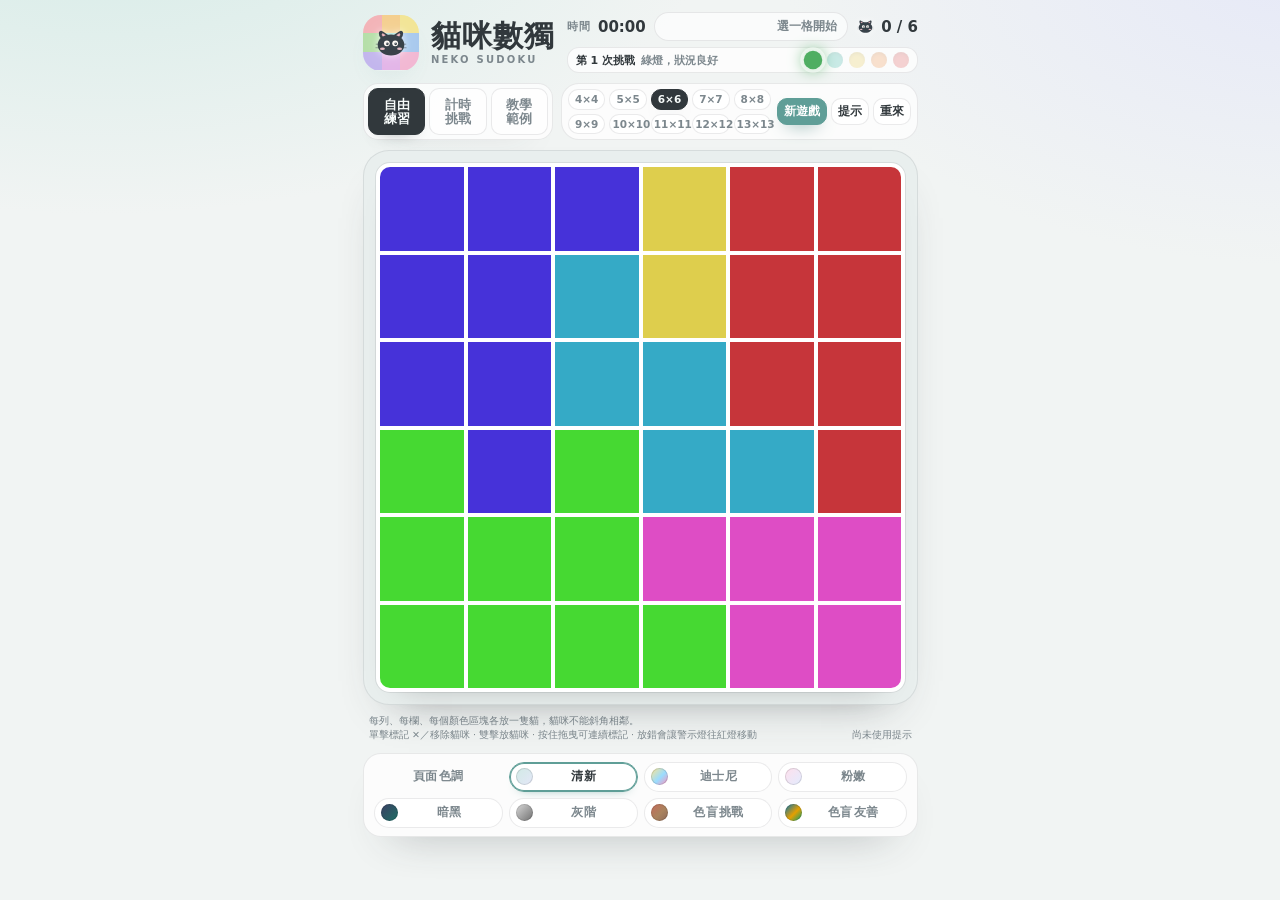
<file: neko-sudoku.html>
﻿<!DOCTYPE html>
<html lang="zh-Hant">
<head>
<meta charset="UTF-8">
<meta name="viewport" content="width=device-width, initial-scale=1.0">
<title>貓咪數獨 · Neko Sudoku</title>
<style>
  :root {
    --bg: #f1f4f3;
    --card: #ffffff;
    --ink: #31383c;
    --muted: #7c878d;
    --line-soft: rgba(49, 56, 60, 0.10);
    --line-strong: rgba(255, 255, 255, 0.95);
    --grid-line: #ffffff;
    --board-mat: #e9efee;
    --panel-glass: rgba(255, 255, 255, 0.74);
    --soft-fill: rgba(240, 244, 243, 0.78);
    --pill-bg: rgba(255, 255, 255, 0.62);
    --overlay-bg: rgba(243, 247, 246, 0.82);
    --hover-glass: rgba(255, 255, 255, 0.55);
    --cell-hover: rgba(255, 255, 255, 0.30);
    --mark: #d2d2d2;
    --on-ink: #f7fbfa;
    --placeholder: #aab3b8;
    --accent: #5f9e97;
    --accent-dark: #4a857e;
    --accent-soft: rgba(95, 158, 151, 0.15);
    --danger: #cf4b4b;
    --shadow: 0 22px 45px -30px rgba(49, 56, 60, 0.45);
    --glow-a: rgba(209, 234, 229, 0.9);
    --glow-b: rgba(228, 231, 248, 0.85);
  }

  * { box-sizing: border-box; }

  body {
    margin: 0;
    min-height: 100vh;
    padding: 26px 16px 44px;
    display: flex;
    justify-content: center;
    color: var(--ink);
    font-family: "Segoe UI", "Noto Sans TC", "Microsoft JhengHei", system-ui, sans-serif;
    background:
      radial-gradient(1000px 520px at 8% -12%, var(--glow-a) 0%, rgba(255, 255, 255, 0) 62%),
      radial-gradient(900px 520px at 102% -4%, var(--glow-b) 0%, rgba(255, 255, 255, 0) 58%),
      var(--bg);
    -webkit-font-smoothing: antialiased;
    transition: background 0.3s ease, color 0.25s ease;
  }

  body[data-theme="disney"] {
    --bg: #eef8ff;
    --card: #ffffff;
    --ink: #26304a;
    --muted: #6e7ca3;
    --line-soft: rgba(38, 48, 74, 0.09);
    --grid-line: #ffffff;
    --board-mat: #e7f4ff;
    --panel-glass: rgba(255, 255, 255, 0.78);
    --soft-fill: rgba(236, 246, 255, 0.80);
    --pill-bg: rgba(255, 255, 255, 0.65);
    --overlay-bg: rgba(242, 250, 255, 0.84);
    --mark: #d5d5d5;
    --accent: #ff5d8f;
    --accent-dark: #e04678;
    --accent-soft: rgba(255, 93, 143, 0.14);
    --glow-a: rgba(255, 229, 143, 0.80);
    --glow-b: rgba(154, 220, 255, 0.80);
  }

  body[data-theme="pastel"] {
    --bg: #fbf1f6;
    --card: #fffafd;
    --ink: #4b3b46;
    --muted: #927f8a;
    --line-soft: rgba(75, 59, 70, 0.09);
    --grid-line: #ffffff;
    --board-mat: #fdf0f6;
    --panel-glass: rgba(255, 250, 253, 0.80);
    --soft-fill: rgba(253, 240, 246, 0.80);
    --pill-bg: rgba(255, 255, 255, 0.70);
    --overlay-bg: rgba(253, 245, 250, 0.85);
    --mark: #d8d8d8;
    --accent: #e8a6bf;
    --accent-dark: #d18fa8;
    --accent-soft: rgba(232, 166, 191, 0.18);
    --glow-a: rgba(255, 224, 236, 0.85);
    --glow-b: rgba(226, 236, 255, 0.85);
  }

  body[data-theme="dark"] {
    --bg: #14181d;
    --card: #1e242b;
    --ink: #eef3f4;
    --muted: #9aa6ad;
    --line-soft: rgba(255, 255, 255, 0.10);
    --line-strong: rgba(255, 255, 255, 0.86);
    --grid-line: #eef3f4;
    --board-mat: #1a2026;
    --panel-glass: rgba(30, 36, 43, 0.80);
    --soft-fill: rgba(255, 255, 255, 0.06);
    --pill-bg: rgba(255, 255, 255, 0.09);
    --overlay-bg: rgba(15, 19, 23, 0.84);
    --hover-glass: rgba(255, 255, 255, 0.10);
    --cell-hover: rgba(255, 255, 255, 0.09);
    --mark: #c8d1d5;
    --on-ink: #132025;
    --placeholder: #6f7a80;
    --accent: #7bc6bd;
    --accent-dark: #5fa8a0;
    --accent-soft: rgba(123, 198, 189, 0.16);
    --shadow: 0 24px 50px -30px rgba(0, 0, 0, 0.85);
    --glow-a: rgba(74, 62, 130, 0.35);
    --glow-b: rgba(30, 110, 100, 0.25);
  }

  body[data-theme="gray"] {
    --bg: #f0f0f0;
    --card: #ffffff;
    --ink: #2e2e2e;
    --muted: #767676;
    --line-soft: rgba(0, 0, 0, 0.10);
    --grid-line: #ffffff;
    --board-mat: #e7e7e7;
    --panel-glass: rgba(255, 255, 255, 0.78);
    --soft-fill: rgba(238, 238, 238, 0.80);
    --pill-bg: rgba(255, 255, 255, 0.65);
    --overlay-bg: rgba(245, 245, 245, 0.85);
    --mark: #d0d0d0;
    --accent: #6f6f6f;
    --accent-dark: #555555;
    --accent-soft: rgba(111, 111, 111, 0.14);
    --glow-a: rgba(225, 225, 225, 0.90);
    --glow-b: rgba(210, 210, 210, 0.80);
  }

  body[data-theme="cbChallenge"] {
    --bg: #f3efe9;
    --card: #fffdf9;
    --ink: #36312e;
    --muted: #7e746d;
    --line-soft: rgba(54, 49, 46, 0.10);
    --grid-line: #ffffff;
    --board-mat: #ece6de;
    --panel-glass: rgba(255, 253, 249, 0.80);
    --soft-fill: rgba(243, 238, 231, 0.80);
    --pill-bg: rgba(255, 255, 255, 0.64);
    --overlay-bg: rgba(247, 243, 238, 0.85);
    --mark: #d2d2d2;
    --accent: #a56e58;
    --accent-dark: #8a5a46;
    --accent-soft: rgba(165, 110, 88, 0.14);
    --glow-a: rgba(238, 226, 210, 0.85);
    --glow-b: rgba(220, 228, 218, 0.75);
  }

  body[data-theme="colorblind"] {
    --bg: #f2f6f6;
    --card: #ffffff;
    --ink: #233033;
    --muted: #6f7f83;
    --line-soft: rgba(35, 48, 51, 0.10);
    --grid-line: #ffffff;
    --board-mat: #e6eeef;
    --panel-glass: rgba(255, 255, 255, 0.78);
    --soft-fill: rgba(238, 244, 245, 0.80);
    --pill-bg: rgba(255, 255, 255, 0.66);
    --overlay-bg: rgba(243, 248, 249, 0.85);
    --mark: #d0d0d0;
    --accent: #0072b2;
    --accent-dark: #005a8e;
    --accent-soft: rgba(0, 114, 178, 0.13);
    --glow-a: rgba(210, 235, 240, 0.85);
    --glow-b: rgba(245, 235, 190, 0.75);
  }

  .app {
    width: 100%;
    max-width: 620px;
    display: flex;
    flex-direction: column;
    gap: 16px;
    container-type: inline-size;
  }

  header {
    display: flex;
    align-items: center;
    justify-content: space-between;
    gap: 12px;
    flex-wrap: wrap;
  }

  .brand {
    display: flex;
    align-items: center;
    gap: 12px;
    min-width: 0;
  }

  .header-side {
    display: flex;
    flex-direction: column;
    align-items: stretch;
    gap: 6px;
    flex: 1 1 320px;
    min-width: 280px;
  }

  .header-side .hud {
    width: 100%;
    justify-content: flex-end;
    gap: 8px;
    padding: 0;
    flex-wrap: wrap;
  }

  .header-side .status {
    flex: 1 1 180px;
    min-width: 180px;
    text-align: right;
    font-size: 12px;
    padding: 5px 10px;
  }

  .header-side .light-panel {
    width: 100%;
    padding: 4px 8px;
    border-radius: 12px;
    gap: 8px;
    flex-wrap: nowrap;
  }

  .header-side .lights {
    gap: 6px;
    padding: 0;
  }

  .header-side .light {
    width: 16px;
    height: 16px;
  }

  .header-side .light-meta {
    font-size: 10.5px;
    gap: 6px;
    flex-wrap: nowrap;
  }

  .header-side .light-meta strong {
    font-size: 11px;
  }

  .logo {
    position: relative;
    width: 56px;
    height: 56px;
    flex: none;
    display: grid;
    place-items: center;
    border-radius: 18px;
    overflow: hidden;
    box-shadow: 0 12px 24px -12px var(--accent-soft);
  }

  .logo-grid {
    position: absolute;
    inset: 0;
    display: grid;
    grid-template-columns: repeat(3, 1fr);
    grid-template-rows: repeat(3, 1fr);
  }

  .logo-grid span:nth-child(1) { background: #f3b4b8; }
  .logo-grid span:nth-child(2) { background: #f4cf8f; }
  .logo-grid span:nth-child(3) { background: #f2e596; }
  .logo-grid span:nth-child(4) { background: #b5dfa8; }
  .logo-grid span:nth-child(5) { background: #9bddd3; }
  .logo-grid span:nth-child(6) { background: #a8c9ee; }
  .logo-grid span:nth-child(7) { background: #c3b6ed; }
  .logo-grid span:nth-child(8) { background: #e3b5e8; }
  .logo-grid span:nth-child(9) { background: #f2b8d3; }

  .logo svg {
    position: relative;
    z-index: 1;
    width: 38px;
    height: 38px;
    --face: #39424a;
    --ear: #f3b8c2;
    --eye: #fffaf5;
    --pupil: #39424a;
    --blush: #f9c9d2;
    --feature: #39424a;
  }

  h1 {
    margin: 0;
    font-size: clamp(24px, 4.2vw, 30px);
    line-height: 1;
    letter-spacing: 0.03em;
  }

  .subtitle {
    margin: 4px 0 0;
    font-size: 10px;
    font-weight: 600;
    letter-spacing: 0.22em;
    text-transform: uppercase;
    color: var(--muted);
    line-height: 1;
  }

  .top-controls {
    display: grid;
    grid-template-columns: minmax(190px, 0.72fr) minmax(0, 1.28fr);
    gap: 8px;
    align-items: stretch;
  }

  .top-controls.single {
    grid-template-columns: 1fr;
  }

  .top-controls.single .toolbar-stack {
    display: none;
  }

  .toolbar-stack {
    display: flex;
    min-width: 0;
  }

  .toolbar-stack > .toolbar {
    width: 100%;
  }

  .mode-tabs {
    display: flex;
    gap: 4px;
    padding: 4px;
    background: var(--panel-glass);
    border: 1px solid var(--line-soft);
    border-radius: 15px;
    box-shadow: 0 16px 30px -26px rgba(49, 56, 60, 0.35);
  }

  .mode-tab {
    display: inline-flex;
    flex: 1;
    flex-direction: column;
    align-items: center;
    justify-content: center;
    gap: 0;
    padding: 7px 8px;
    border: 1px solid var(--line-soft);
    border-radius: 10px;
    background: var(--pill-bg);
    font-size: 12.5px;
    font-weight: 700;
    line-height: 1.08;
    color: var(--muted);
  }

  .mode-tab > span { white-space: nowrap; }
  .mode-tab:hover { background: var(--hover-glass); }
  .mode-tab:active { transform: translateY(0); }

  .mode-tab.active {
    background: var(--ink);
    border-color: var(--ink);
    color: var(--on-ink);
    box-shadow: 0 8px 16px -12px rgba(49, 56, 60, 0.55);
  }

  .theme-bar {
    padding: 8px 10px;
    display: flex;
    align-items: center;
    gap: 9px;
  }

  .theme-bar-bottom {
    margin-top: 2px;
    border-radius: 14px;
  }

  .theme-caption {
    display: inline-flex;
    flex-wrap: wrap;
    align-items: center;
    justify-content: center;
    gap: 0 1px;
    width: 100%;
    min-height: 30px;
    padding: 0 2px;
    border: 0;
    background: transparent;
    font-size: 12px;
    font-weight: 800;
    line-height: 1.05;
    letter-spacing: 0.04em;
    color: var(--muted);
    text-align: center;
  }

  .theme-options {
    display: grid;
    grid-template-columns: repeat(4, minmax(0, 1fr));
    gap: 6px;
    width: 100%;
    min-width: 0;
  }

  .theme-btn {
    display: inline-flex;
    align-items: center;
    justify-content: center;
    width: 100%;
    min-height: 30px;
    gap: 4px;
    padding: 5px 6px;
    font-size: 12px;
    font-weight: 700;
    letter-spacing: 0.02em;
    color: var(--muted);
    border-radius: 999px;
  }

  .theme-label {
    display: inline-flex;
    flex: 1 1 auto;
    flex-wrap: wrap;
    justify-content: center;
    align-items: center;
    gap: 0 1px;
    min-width: 0;
    line-height: 1.05;
    text-align: center;
  }

  .theme-label > span,
  .theme-caption > span {
    white-space: nowrap;
  }

  .theme-btn.active {
    color: var(--ink);
    border-color: var(--accent);
    box-shadow: inset 0 0 0 1px var(--accent), 0 6px 12px -10px var(--accent);
  }

  .theme-dot {
    width: 17px;
    height: 17px;
    flex: none;
    border-radius: 50%;
    box-shadow: inset 0 0 0 1px rgba(0, 0, 0, 0.12);
  }

  .panel {
    background: var(--panel-glass);
    border: 1px solid var(--line-soft);
    border-radius: 18px;
    box-shadow: var(--shadow);
  }

  .toolbar {
    padding: 8px 10px;
    display: flex;
    flex-wrap: wrap;
    gap: 8px;
    align-items: center;
    justify-content: space-between;
  }

  .sizes, .actions {
    display: flex;
    flex-wrap: wrap;
    gap: 6px;
  }

  button {
    font: inherit;
    color: inherit;
    cursor: pointer;
    border: 1px solid var(--line-soft);
    background: var(--card);
    border-radius: 10px;
    transition: transform 0.12s ease, box-shadow 0.12s ease, background 0.12s ease, color 0.12s ease;
  }

  button:hover { transform: translateY(-1px); }
  button:active { transform: translateY(0); }
  button:focus-visible { outline: 2px solid var(--accent); outline-offset: 2px; }

  .size-btn {
    padding: 5px 7px;
    font-size: 12px;
    font-weight: 700;
    line-height: 1;
    color: var(--muted);
    letter-spacing: 0.02em;
  }

  .size-btn.active {
    background: var(--ink);
    border-color: var(--ink);
    color: var(--on-ink);
    box-shadow: 0 8px 16px -10px rgba(49, 56, 60, 0.55);
  }

  .act-btn {
    padding: 6px 10px;
    font-size: 12.5px;
    font-weight: 600;
    color: var(--ink);
  }

  .act-btn.primary {
    background: var(--accent);
    border-color: var(--accent);
    color: #ffffff;
    box-shadow: 0 8px 18px -10px var(--accent-dark);
  }

  .act-btn.primary:hover { background: var(--accent-dark); border-color: var(--accent-dark); }

  .challenge-meta {
    display: flex;
    flex-direction: column;
    gap: 2px;
    min-width: 0;
    padding-left: 4px;
  }

  .challenge-title {
    font-size: 13px;
    font-weight: 800;
    letter-spacing: 0.02em;
    white-space: nowrap;
  }

  .challenge-player {
    font-size: 11px;
    font-weight: 600;
    color: var(--muted);
    white-space: nowrap;
    overflow: hidden;
    text-overflow: ellipsis;
    max-width: 180px;
  }

  .setup-card {
    padding: 22px;
    display: flex;
    flex-direction: column;
    gap: 14px;
  }

  .setup-card h2 {
    margin: 0 0 5px;
    font-size: 20px;
    letter-spacing: 0.02em;
  }

  .setup-card > div > p {
    margin: 0;
    font-size: 12.5px;
    line-height: 1.6;
    color: var(--muted);
  }

  #challengeForm {
    display: flex;
    flex-direction: column;
    gap: 13px;
  }

  .field {
    display: flex;
    flex-direction: column;
    gap: 5px;
    font-size: 11.5px;
    font-weight: 700;
    letter-spacing: 0.04em;
    color: var(--muted);
  }

  .field-row {
    display: flex;
    gap: 10px;
  }

  .field-row .field { flex: 1; min-width: 0; }

  .field input, .field select {
    width: 100%;
    padding: 10px 12px;
    font: inherit;
    font-size: 14px;
    font-weight: 600;
    color: var(--ink);
    background: var(--card);
    border: 1px solid var(--line-soft);
    border-radius: 10px;
  }

  .field input::placeholder { color: var(--placeholder); font-weight: 400; }

  .field input:focus, .field select:focus {
    outline: 2px solid var(--accent);
    outline-offset: 1px;
  }

  .best-box {
    display: flex;
    align-items: center;
    justify-content: space-between;
    gap: 10px;
    padding: 10px 12px;
    border-radius: 12px;
    background: var(--soft-fill);
    border: 1px solid var(--line-soft);
  }

  .best-main {
    display: flex;
    align-items: baseline;
    gap: 8px;
    font-size: 11px;
    font-weight: 700;
    color: var(--muted);
    white-space: nowrap;
  }

  .best-main strong {
    font-size: 16px;
    color: var(--ink);
    font-variant-numeric: tabular-nums;
  }

  .best-box small {
    font-size: 11px;
    color: var(--muted);
    text-align: right;
    line-height: 1.4;
  }

  .setup-actions {
    display: flex;
    flex-wrap: wrap;
    gap: 8px;
    align-items: center;
  }

  .setup-actions .primary {
    flex: 1;
    min-width: 150px;
    padding: 11px 18px;
  }

  .share-note {
    margin: 0;
    font-size: 11.5px;
    line-height: 1.5;
    color: var(--muted);
  }

  .share-note.copied { color: #4f7a58; font-weight: 700; }

  .rank-box {
    width: 100%;
    text-align: left;
  }

  .rank-box h3 {
    margin: 0 0 6px;
    font-size: 10px;
    font-weight: 800;
    letter-spacing: 0.18em;
    color: var(--muted);
    text-transform: uppercase;
  }

  .rank-list {
    list-style: none;
    margin: 0;
    padding: 0;
    display: flex;
    flex-direction: column;
    gap: 4px;
  }

  .rank-list li {
    display: flex;
    align-items: center;
    gap: 7px;
    padding: 4px 6px;
    border-radius: 8px;
    font-size: 12.5px;
    line-height: 1.35;
  }

  .rank-list li.you {
    background: var(--accent-soft);
    box-shadow: inset 0 0 0 1px var(--accent-soft);
  }

  .rank-list .rank-pos {
    width: 18px;
    flex: none;
    font-weight: 800;
    color: var(--muted);
    font-variant-numeric: tabular-nums;
  }

  .rank-list .rank-name {
    flex: 1;
    min-width: 0;
    overflow: hidden;
    text-overflow: ellipsis;
    white-space: nowrap;
    font-weight: 600;
  }

  .rank-list .rank-time {
    flex: none;
    font-weight: 800;
    font-variant-numeric: tabular-nums;
  }

  .rank-list .rank-empty {
    color: var(--muted);
    font-size: 12px;
    padding: 2px 6px;
  }

  .challenge-results-btn {
    width: 100%;
    padding: 9px 12px;
    font-weight: 700;
  }

  .results-head {
    display: flex;
    align-items: flex-start;
    justify-content: space-between;
    gap: 12px;
    width: 100%;
  }

  .results-head > div { min-width: 0; }

  .results-head .act-btn {
    flex: none;
    padding: 7px 11px;
    font-size: 11.5px;
  }

  .results-summary {
    margin: 0;
    padding: 8px 10px;
    border-radius: 10px;
    background: var(--soft-fill);
    border: 1px solid var(--line-soft);
    font-size: 11.5px;
    font-weight: 700;
    line-height: 1.5;
    color: var(--muted);
  }

  .all-results {
    display: flex;
    flex-direction: column;
    gap: 9px;
    width: 100%;
    max-height: min(56vh, 520px);
    overflow-y: auto;
    overscroll-behavior: contain;
    padding-right: 3px;
  }

  .all-result-group {
    overflow: hidden;
    border: 1px solid var(--line-soft);
    border-radius: 12px;
    background: var(--card);
  }

  .all-result-group-head {
    display: flex;
    align-items: baseline;
    justify-content: space-between;
    gap: 10px;
    padding: 7px 10px;
    background: var(--soft-fill);
    border-bottom: 1px solid var(--line-soft);
  }

  .all-result-group-head h3 {
    margin: 0;
    font-size: 12.5px;
    font-weight: 800;
    color: var(--ink);
  }

  .all-result-group-head span {
    flex: none;
    font-size: 10.5px;
    font-weight: 600;
    color: var(--muted);
    font-variant-numeric: tabular-nums;
  }

  .all-result-head,
  .all-result-list li {
    display: grid;
    grid-template-columns: 2.2em minmax(0, 1fr) 5.3em 4.5em;
    align-items: center;
    gap: 6px;
    padding: 5px 10px;
  }

  .all-result-head {
    font-size: 9px;
    font-weight: 800;
    letter-spacing: 0.08em;
    color: var(--muted);
    border-bottom: 1px dashed var(--line-soft);
  }

  .all-result-head span:nth-child(n+3) { text-align: right; }

  .all-result-list {
    list-style: none;
    margin: 0;
    padding: 0;
  }

  .all-result-list li {
    border-bottom: 1px solid var(--line-soft);
    font-size: 12px;
  }

  .all-result-list li:last-child { border-bottom: 0; }
  .all-result-list li.you { background: var(--accent-soft); }

  .all-result-pos {
    font-weight: 800;
    color: var(--muted);
    font-variant-numeric: tabular-nums;
  }

  .all-result-name {
    min-width: 0;
    font-weight: 700;
    overflow-wrap: anywhere;
  }

  .all-result-name small {
    display: block;
    margin-top: 1px;
    font-size: 9.5px;
    font-weight: 500;
    color: var(--muted);
  }

  .all-result-time,
  .all-result-clock {
    text-align: right;
    font-variant-numeric: tabular-nums;
  }

  .all-result-time { font-weight: 800; }

  .all-result-clock {
    font-size: 10px;
    font-weight: 600;
    color: var(--muted);
  }

  .all-results-empty {
    padding: 18px 12px;
    border: 1px dashed var(--line-soft);
    border-radius: 12px;
    text-align: center;
    font-size: 12px;
    line-height: 1.6;
    color: var(--muted);
  }

  .results-updated {
    margin: 0;
    font-size: 10.5px;
    line-height: 1.5;
    color: var(--muted);
  }


  .hud {
    display: flex;
    align-items: center;
    gap: 12px;
    padding: 0 4px;
  }

  .hud-block {
    display: flex;
    align-items: center;
    gap: 6px;
    flex: none;
  }

  .hud-label {
    font-size: 10.5px;
    font-weight: 700;
    letter-spacing: 0.16em;
    color: var(--muted);
  }

  .hud-value {
    font-size: 15px;
    font-weight: 700;
    font-variant-numeric: tabular-nums;
  }

  .hud-cat {
    width: 19px;
    height: 19px;
    --face: #39424a;
    --ear: #f3b8c2;
    --eye: #fffaf5;
    --pupil: #39424a;
    --blush: #f9c9d2;
    --feature: #39424a;
  }

  .status {
    flex: 1;
    min-width: 0;
    text-align: center;
    font-size: 13px;
    font-weight: 600;
    color: var(--muted);
    padding: 6px 10px;
    border-radius: 999px;
    background: var(--pill-bg);
    border: 1px solid var(--line-soft);
    transition: color 0.15s ease, background 0.15s ease;
  }

  .status.warn { color: #a63c3c; background: rgba(207, 75, 75, 0.1); }
  .status.good { color: #4f7a58; background: rgba(110, 160, 120, 0.14); }

  .board-wrap {
    --board-wrap-pad: 12px;
    --board-wrap-radius: 26px;
    position: relative;
    padding: var(--board-wrap-pad);
    background: var(--board-mat);
    border: 1px solid var(--line-soft);
    border-radius: var(--board-wrap-radius);
    box-shadow: var(--shadow);
  }

  .board {
    display: grid;
    grid-auto-rows: 1fr;
    gap: var(--grid-gap, 3pt);
    aspect-ratio: 1 / 1;
    width: 100%;
    padding: 0;
    background: var(--grid-line);
    border: var(--grid-border, 3pt) solid var(--grid-line);
    border-radius: calc(var(--board-wrap-radius) - var(--board-wrap-pad));
    box-shadow: 0 0 0 1px var(--line-soft), 0 16px 32px -26px rgba(0, 0, 0, 0.35);
    overflow: hidden;
    user-select: none;
    touch-action: none;
    -webkit-tap-highlight-color: transparent;
  }

  .hint-focus {
    position: absolute;
    inset: calc(var(--board-wrap-pad) + 1px);
    z-index: 3;
    width: auto;
    height: auto;
    overflow: visible;
    pointer-events: none;
  }

  .hint-focus path {
    fill: none;
    stroke-linecap: round;
    stroke-linejoin: round;
  }

  .cell {
    position: relative;
    min-width: 0;
    min-height: 0;
    display: flex;
    align-items: center;
    justify-content: center;
    cursor: pointer;
    border-radius: 0;
    background-clip: padding-box;
  }

  .cell::after {
    content: "";
    position: absolute;
    inset: 0;
    border-radius: 0;
    pointer-events: none;
    transition: box-shadow 0.12s ease;
  }

  .cell:hover::after { background: transparent; }

  .cell:focus-visible {
    outline: 3px solid var(--accent);
    outline-offset: -3px;
    z-index: 1;
  }

  .cell.conflict::after {
    background: transparent;
    box-shadow: inset 0 0 0 3px rgba(207, 75, 75, 0.7);
  }

  .cell.hint-target::after {
    background: transparent;
    box-shadow: inset 0 0 0 3px var(--accent), 0 0 0 3px var(--accent-soft);
    animation: hintPulse 1.1s ease-in-out infinite;
  }

  @keyframes hintPulse {
    0%, 100% { opacity: 0.55; }
    50% { opacity: 1; }
  }

  .cell.hint-cat .cat {
    opacity: 0.28;
    filter: drop-shadow(0 0 6px rgba(255, 255, 255, 0.75)) blur(0.35px);
    animation: hintCatFade 1.25s ease-in-out infinite;
  }

  @keyframes hintCatFade {
    0%, 100% { opacity: 0.10; transform: scale(0.94); }
    50% { opacity: 0.44; transform: scale(1); }
  }

  .cat,
  .logo svg,
  .hud-cat,
  .win-cat {
    filter: drop-shadow(0 0 3px rgba(255, 255, 255, 0.62)) drop-shadow(0 0 9px rgba(255, 255, 255, 0.28));
  }

  .cell.has-cat::before {
    content: "";
    position: absolute;
    inset: 2%;
    border-radius: 50%;
    background: radial-gradient(circle at 50% 46%, rgba(255, 255, 255, 0.82), rgba(255, 255, 255, 0.28) 42%, rgba(255, 255, 255, 0) 73%);
    filter: blur(3px);
    pointer-events: none;
  }

  .cat {
    position: relative;
    z-index: 1;
    width: 80%;
    height: 80%;
    --face: #39424a;
    --ear: #f3b8c2;
    --eye: #fffaf5;
    --pupil: #39424a;
    --blush: #f9c9d2;
    --feature: #39424a;
    filter: drop-shadow(0 2px 2px rgba(35, 42, 47, 0.22));
    pointer-events: none;
    animation: pop 0.2s cubic-bezier(0.34, 1.56, 0.64, 1);
  }

  .cell.has-cat .cat {
    filter: drop-shadow(0 0 5px rgba(255, 255, 255, 0.92)) drop-shadow(0 2px 3px rgba(35, 42, 47, 0.24));
  }

  .cat-blush {
    filter: blur(0.9px);
  }

  .cell.conflict .cat { --face: #8e3535; --blush: #d96c6c; }
  .cell.wrong::after {
    background: transparent;
    box-shadow: inset 0 0 0 3px rgba(120, 127, 133, 0.72);
    animation: wrongPulse 0.55s ease;
  }
  .cell.wrong .cat {
    --face: #838b91;
    --ear: #b78e96;
    --eye: #f2f3f4;
    --pupil: #4b545a;
    --blush: #c7a0a8;
    --feature: #424a50;
  }

  @keyframes wrongPulse {
    0%, 100% { transform: scale(1); }
    35% { transform: scale(0.94); }
    70% { transform: scale(1.03); }
  }

  .cat .cat-eye-group {
    transform-box: fill-box;
    transform-origin: center;
    animation: cat-blink 5.6s infinite;
  }

  .cat .cat-pupil,
  .logo svg .cat-pupil {
    transform-box: fill-box;
    transform-origin: center;
    animation: cat-glance 7.5s ease-in-out infinite;
  }

  .logo svg .cat-eye-group {
    transform-box: fill-box;
    transform-origin: center;
    animation: cat-blink 5.6s infinite;
  }

  .cell:nth-child(3n + 1) .cat .cat-eye-group { animation-delay: -1.4s; }
  .cell:nth-child(4n + 2) .cat .cat-eye-group { animation-delay: -2.9s; }
  .cell:nth-child(5n + 3) .cat .cat-eye-group { animation-delay: -4.1s; }

  @keyframes cat-blink {
    0%, 91%, 100% { transform: scaleY(1); }
    93.5%, 96% { transform: scaleY(0.08); }
  }

  @keyframes cat-glance {
    0%, 38%, 100% { transform: translateX(0); }
    46%, 58% { transform: translateX(1.1px); }
    66%, 78% { transform: translateX(-1.1px); }
  }

  .xmark {
    width: 78%;
    height: 78%;
    color: #ffffff;
    pointer-events: none;
    animation: fade 0.15s ease;
    filter:
      drop-shadow(0 0 2px rgba(0, 0, 0, 0.85))
      drop-shadow(0 0 5px rgba(0, 0, 0, 0.55))
      drop-shadow(0 0 9px rgba(0, 0, 0, 0.35));
  }

  .cell.conflict .xmark { color: rgba(180, 30, 30, 0.85); }

  @keyframes pop {
    0% { transform: scale(0.45); opacity: 0; }
    100% { transform: scale(1); opacity: 1; }
  }

  @keyframes fade {
    from { opacity: 0; }
    to { opacity: 1; }
  }

  .board.shake { animation: shake 0.32s ease; }

  @keyframes shake {
    0%, 100% { transform: translateX(0); }
    25% { transform: translateX(-5px); }
    50% { transform: translateX(5px); }
    75% { transform: translateX(-3px); }
  }

  .overlay {
    position: absolute;
    inset: 0;
    z-index: 5;
    display: grid;
    place-items: center;
    padding: 22px;
    border-radius: 26px;
    background: var(--overlay-bg);
    backdrop-filter: blur(7px);
    -webkit-backdrop-filter: blur(7px);
  }

  .overlay.hidden, .hidden { display: none !important; }

  .overlay-card {
    display: flex;
    flex-direction: column;
    align-items: center;
    gap: 8px;
    text-align: center;
    padding: 26px 30px;
    background: var(--card);
    border-radius: 22px;
    border: 1px solid var(--line-soft);
    box-shadow: 0 28px 55px -30px rgba(20, 26, 30, 0.55);
    animation: rise 0.3s ease;
  }

  @keyframes rise {
    from { transform: translateY(10px) scale(0.97); opacity: 0; }
    to { transform: translateY(0) scale(1); opacity: 1; }
  }

  .win-cat {
    width: 76px;
    height: 76px;
    color: #39424a;
    animation: winCatPop 0.72s cubic-bezier(0.2, 0.85, 0.3, 1.15) both;
  }

  .win-cat .smile-big,
  .win-cat .smile-normal {
    transform-box: fill-box;
    transform-origin: center;
  }

  .win-cat .smile-big { opacity: 0; transform: scale(1); }
  .win-cat .smile-normal { opacity: 1; transform: scale(1); }
  .win-cat .spark { opacity: 0; }

  .win-cat.sparkle-run .smile-big {
    animation: bigSmile 2s ease both;
  }

  .win-cat.sparkle-run .smile-normal {
    animation: normalSmile 2s ease both;
  }

  .win-cat .win-pupil {
    transform-box: fill-box;
    transform-origin: center;
  }

  .win-cat.sparkle-run .win-pupil {
    animation: pupilPop 0.45s ease-in-out 0.05s 4 both;
  }

  .win-cat.sparkle-run .spark {
    animation: eyeSpark 0.45s ease-out 0.05s 4 both;
    transform-box: fill-box;
    transform-origin: center;
  }

  @keyframes winCatPop {
    0% { transform: scale(0.55) translateY(8px); opacity: 0; }
    65% { transform: scale(1.08) translateY(0); opacity: 1; }
    100% { transform: scale(1) translateY(0); opacity: 1; }
  }

  @keyframes bigSmile {
    0%, 80% { opacity: 1; transform: scale(1); }
    94%, 100% { opacity: 0; transform: scale(0.58); }
  }

  @keyframes normalSmile {
    0%, 88% { opacity: 0; transform: scale(0.72); }
    96%, 100% { opacity: 1; transform: scale(1); }
  }

  @keyframes pupilPop {
    0%, 100% { transform: scale(1); }
    45% { transform: scale(1.35); }
  }

  @keyframes eyeSpark {
    0% { opacity: 0; transform: scale(0.2) rotate(-18deg); }
    45% { opacity: 1; transform: scale(1) rotate(0deg); }
    100% { opacity: 0; transform: scale(0.35); }
  }

  .fail-card {
    border-color: rgba(207, 75, 75, 0.28);
    box-shadow: 0 28px 60px -30px rgba(150, 30, 30, 0.55);
  }

  .fail-beacon {
    position: relative;
    width: 68px;
    height: 68px;
    display: grid;
    place-items: center;
    border-radius: 50%;
    background: radial-gradient(circle at 34% 28%, #ff9a9a, #d92f2f 58%, #951515);
    box-shadow: 0 0 0 7px rgba(207, 75, 75, 0.14), 0 0 30px rgba(207, 75, 75, 0.55);
    animation: beaconGlow 1s ease-in-out infinite;
  }

  .fail-beacon::before {
    content: "";
    position: absolute;
    inset: -9px;
    border-radius: 50%;
    background: conic-gradient(from 0deg, transparent 0 52%, rgba(255, 255, 255, 0.6) 66%, transparent 82%);
    animation: spin 1.5s linear infinite;
    opacity: 0.7;
  }

  .fail-beacon span {
    position: relative;
    font-size: 36px;
    font-weight: 900;
    line-height: 1;
    color: #ffffff;
    text-shadow: 0 2px 5px rgba(60, 0, 0, 0.35);
  }

  @keyframes beaconGlow {
    0%, 100% { transform: scale(1); }
    50% { transform: scale(1.06); }
  }

  .light-panel {
    padding: 9px 13px;
    display: flex;
    align-items: center;
    justify-content: space-between;
    gap: 12px;
    flex-wrap: wrap;
  }

  .lights {
    display: flex;
    align-items: center;
    gap: 9px;
    padding: 3px 2px;
  }

  .light {
    width: 19px;
    height: 19px;
    border-radius: 50%;
    background: var(--light-color);
    opacity: 0.24;
    box-shadow: inset 0 2px 3px rgba(0, 0, 0, 0.18);
    transition: opacity 0.2s ease, transform 0.2s ease, box-shadow 0.2s ease;
  }

  .light[data-level="0"] { --light-color: #e04b4b; }
  .light[data-level="1"] { --light-color: #ef8a3c; }
  .light[data-level="2"] { --light-color: #e9c84a; }
  .light[data-level="3"] { --light-color: #2fb3a4; }
  .light[data-level="4"] { --light-color: #4fae62; }

  .light.lit {
    opacity: 1;
    transform: scale(1.16);
    box-shadow: 0 0 0 3px rgba(255, 255, 255, 0.55), 0 0 14px var(--light-color);
  }

  .lights.completed .light {
    --light-color: #4fae62;
    opacity: 1;
    box-shadow: 0 0 0 2px rgba(255, 255, 255, 0.5), 0 0 14px var(--light-color);
  }

  body[data-theme="dark"] .light.lit {
    box-shadow: 0 0 0 3px rgba(255, 255, 255, 0.14), 0 0 18px var(--light-color);
  }

  .light-meta {
    display: flex;
    align-items: baseline;
    gap: 9px;
    flex-wrap: wrap;
    font-size: 11.5px;
    font-weight: 700;
    color: var(--muted);
  }

  .light-meta strong {
    color: var(--ink);
    font-size: 12.5px;
  }

  .light-meta .danger-text { color: var(--danger); }

  @keyframes bob {
    0%, 100% { transform: translateY(0); }
    50% { transform: translateY(-6px); }
  }

  .overlay-card h2 {
    margin: 2px 0 0;
    font-size: 21px;
    letter-spacing: 0.02em;
  }

  .overlay-card p {
    margin: 0;
    font-size: 13.5px;
    color: var(--muted);
  }

  .overlay-card strong {
    color: var(--ink);
    font-variant-numeric: tabular-nums;
  }

  .overlay-card .act-btn { margin-top: 8px; padding: 10px 20px; }

  .overlay.full {
    position: fixed;
    inset: 0;
    z-index: 50;
    border-radius: 0;
    padding: 20px;
  }

  .overlay.full .overlay-card {
    width: min(92vw, 430px);
    max-height: calc(100vh - 40px);
    overflow-y: auto;
  }

  .challenge-result {
    width: 100%;
    display: flex;
    flex-direction: column;
    gap: 7px;
    margin-top: 4px;
  }

  .overlay-card .result-name {
    font-size: 18px;
    font-weight: 800;
    color: var(--ink);
    overflow-wrap: anywhere;
  }

  .overlay-card .result-meta {
    font-size: 12px;
    color: var(--muted);
  }

  .overlay-card .result-rank-line {
    font-size: 12px;
    font-weight: 700;
    color: var(--accent-dark);
  }

  .challenge-result .rank-box {
    margin-top: 4px;
    padding: 10px;
    border-radius: 12px;
    background: var(--soft-fill);
  }

  .win-actions {
    display: flex;
    flex-wrap: wrap;
    justify-content: center;
    gap: 8px;
    margin-top: 6px;
  }

  .win-actions .act-btn { margin-top: 0; }

  .spinner {
    width: 22px;
    height: 22px;
    border-radius: 50%;
    border: 3px solid var(--line-soft);
    border-top-color: var(--accent);
    animation: spin 0.8s linear infinite;
  }

  @keyframes spin { to { transform: rotate(360deg); } }

  .loading-card {
    display: flex;
    align-items: center;
    gap: 10px;
    font-size: 13.5px;
    font-weight: 600;
    color: var(--muted);
    background: var(--card);
    padding: 14px 20px;
    border-radius: 999px;
    border: 1px solid var(--line-soft);
    box-shadow: 0 20px 40px -26px rgba(20, 26, 30, 0.5);
  }

  .tutorial-card {
    padding: 20px;
    display: flex;
    flex-direction: column;
    gap: 14px;
  }

  .tutorial-card h2 {
    margin: 0 0 5px;
    font-size: 20px;
    letter-spacing: 0.02em;
  }

  .tutorial-intro {
    margin: 0;
    font-size: 12.5px;
    line-height: 1.6;
    color: var(--muted);
  }

  .tutorial-lessons {
    display: flex;
    flex-wrap: wrap;
    gap: 7px;
  }

  .lesson-btn {
    padding: 8px 11px;
    font-size: 12.5px;
    font-weight: 700;
    line-height: 1;
    color: var(--muted);
  }

  .lesson-btn.active {
    background: var(--ink);
    border-color: var(--ink);
    color: var(--on-ink);
    box-shadow: 0 8px 16px -10px rgba(49, 56, 60, 0.55);
  }

  .tutorial-stage {
    width: 100%;
    max-width: 470px;
    margin: 0 auto;
  }

  .tutorial-grid {
    display: grid;
    grid-template-columns: 1.15rem minmax(0, 1fr) 1.15rem;
    grid-template-rows: 1.15rem auto 1.15rem;
    align-items: stretch;
  }

  .tutorial-board-wrap {
    --board-wrap-pad: 0px;
    --board-wrap-radius: 12px;
    position: relative;
    min-width: 0;
  }

  .tutorial-board {
    width: 100%;
  }

  .tutorial-numbers {
    display: grid;
    align-items: center;
    justify-items: center;
    color: var(--muted);
    font-size: 10px;
    font-weight: 800;
    line-height: 1;
    letter-spacing: 0;
  }

  .tutorial-focus {
    position: absolute;
    inset: 0;
    width: 100%;
    height: 100%;
    z-index: 2;
    overflow: visible;
    pointer-events: none;
  }

  .tutorial-focus path {
    fill: none;
    stroke-linecap: round;
    stroke-linejoin: round;
  }

  .tutorial-text {
    min-height: 48px;
    padding: 11px 13px;
    border-radius: 12px;
    background: var(--soft-fill);
    border: 1px solid var(--line-soft);
    font-size: 13px;
    line-height: 1.6;
  }

  .tutorial-text strong { color: var(--accent-dark); }

  .tutorial-actions {
    display: flex;
    flex-wrap: wrap;
    gap: 8px;
    align-items: center;
    justify-content: center;
  }

  .tutorial-actions .act-btn { padding: 9px 16px; }

  .tutorial-progress {
    text-align: center;
    font-size: 11px;
    font-weight: 800;
    letter-spacing: 0.14em;
    color: var(--muted);
  }

  .tutorial-board .cell { cursor: pointer; }

  .fireworks {
    position: fixed;
    inset: 0;
    width: 100vw;
    height: 100vh;
    z-index: 60;
    pointer-events: none;
  }

  @media (prefers-reduced-motion: reduce) {
    .cat .cat-eye-group, .cat .cat-pupil { animation: none; }
    .fail-beacon, .fail-beacon::before { animation: none; }
    .win-cat.sparkle-run .spark { animation: none; opacity: 0; }
    .win-cat.sparkle-run .smile-big { animation: none; opacity: 0; }
    .win-cat.sparkle-run .smile-normal { animation: none; opacity: 1; }
  }

  footer {
    display: flex;
    flex-direction: column;
    gap: 5px;
    padding: 0 6px;
    font-size: 12px;
    color: var(--muted);
    line-height: 1.55;
  }

  footer p { margin: 0; }

  .foot-row {
    display: flex;
    justify-content: space-between;
    gap: 12px;
    flex-wrap: wrap;
  }

  footer.hint-active .rule-line,
  footer.hint-active #ruleHelp {
    display: none;
  }

  .hint-text {
    margin: 0;
    padding: 10px 12px;
    border-radius: 12px;
    border: 1px solid var(--line-soft);
    background: var(--soft-fill);
    color: var(--ink);
    font-size: 12.5px;
    font-weight: 600;
    line-height: 1.55;
  }

  .hint-text strong { color: var(--accent-dark); }

  @media (min-width: 760px) {
    body { padding: 12px 16px 0; }
    .app {
      max-width: min(560px, calc(100vh - 345px));
      gap: 10px;
    }
    footer { font-size: 9.5px; line-height: 1.25; gap: 2px; }
    .foot-row { gap: 8px; }
    .top-controls { grid-template-columns: 190px minmax(0, 1fr); }
    .toolbar {
      display: grid;
      grid-template-columns: minmax(0, 1fr) auto;
      padding: 5px 6px;
      gap: 6px;
    }
    .toolbar .sizes {
      display: grid;
      grid-template-columns: repeat(5, minmax(0, 1fr));
      gap: 4px;
      min-width: 0;
    }
    .toolbar .actions { flex-wrap: nowrap; gap: 4px; }
    .toolbar .size-btn { padding: 4px 2px; font-size: 10.5px; min-width: 0; letter-spacing: 0; }
    .toolbar .act-btn { padding: 5px 6px; font-size: 11.5px; white-space: nowrap; }
  }

  @media (min-width: 760px) and (max-height: 640px) {
    body { padding: 10px 12px 24px; }
    .app {
      max-width: min(560px, calc(100vw - 24px), max(320px, calc(100vh - 20px)));
    }
  }

  @container (max-width: 520px) {
    .header-side { min-width: 0; flex: 1 1 220px; }
    .header-side .hud { flex-wrap: nowrap; gap: 4px; }
    .header-side .status {
      min-width: 0;
      max-width: none;
      flex: 1 1 auto;
      font-size: 10.5px;
      line-height: 1.3;
      padding: 3px 7px;
    }
    .header-side .light-panel { gap: 4px; padding: 3px 6px; }
    .header-side .light { width: 12px; height: 12px; }
    .header-side .light-meta { font-size: 9.5px; gap: 4px; overflow: hidden; }
    .header-side .light-meta strong { font-size: 9px; white-space: nowrap; }
    .header-side .light-meta span { white-space: nowrap; overflow: hidden; text-overflow: ellipsis; }
    .top-controls { grid-template-columns: 1fr; gap: 6px; }
    .mode-tab { padding: 6px 6px; font-size: 11.5px; }
  }

  @container (max-width: 420px) {
    .header-side .light-meta strong { display: none; }
  }

  @media (min-width: 760px) and (max-height: 740px) {
    footer { font-size: 8.5px; line-height: 1.15; gap: 1px; }
  }

  @container (max-width: 340px) {
    .brand .logo { width: 42px; height: 42px; }
    .subtitle { display: none; }
    .header-side { flex-basis: 100%; }
  }

  @media (max-width: 520px) {
    body { padding: 18px 10px 32px; }
    .app { gap: 12px; }
    header { align-items: stretch; gap: 10px; }
    .logo { width: 48px; height: 48px; border-radius: 15px; }
    .logo svg { width: 31px; height: 31px; }
    .brand { flex: 1 1 auto; align-items: center; gap: 10px; }
    .brand > div { display: flex; flex-direction: column; justify-content: center; min-height: 48px; }
    h1 { font-size: 24px; line-height: 1.05; }
    .subtitle { margin-top: 4px; font-size: 10px; letter-spacing: 0.18em; }
    .header-side { width: 100%; min-width: 0; flex: 1 1 100%; align-items: stretch; gap: 6px; }
    .header-side .status { text-align: left; min-width: 0; flex-basis: 100%; }
    .top-controls { grid-template-columns: 1fr; }
    .top-controls.single { grid-template-columns: 1fr; }
    .toolbar { padding: 10px; gap: 8px; }
    .size-btn { padding: 6px 8px; font-size: 12px; }
    .act-btn { padding: 6px 9px; font-size: 12px; }
    .hud { flex-wrap: wrap; justify-content: space-between; }
    .status { order: 3; flex-basis: 100%; }
    .board-wrap { --board-wrap-pad: 8px; --board-wrap-radius: 20px; }
    .board { gap: var(--grid-gap, 3pt); }
    .overlay { border-radius: 20px; }
    .overlay-card { padding: 20px 22px; }
    .overlay.full { border-radius: 0; padding: 12px; }
    .overlay.full .overlay-card { max-height: calc(100vh - 24px); padding: 20px 18px; }
    .setup-card { padding: 18px; }
    .field-row { flex-direction: column; gap: 13px; }
    .challenge-player { max-width: 130px; }
    .mode-tab { padding: 8px; font-size: 12.5px; }
    .theme-bar { padding: 7px 8px; gap: 7px; }
    .theme-options { gap: 5px; }
    .theme-btn { padding: 4px 5px; font-size: 11.5px; }
    .theme-dot { width: 14px; height: 14px; }
    .light-panel { padding: 8px 10px; }
    .lights { gap: 7px; }
    .light { width: 17px; height: 17px; }
  }
</style>
</head>
<body>
<div class="app">
  <header>
    <div class="brand">
      <div class="logo" aria-hidden="true">
        <span class="logo-grid"><span></span><span></span><span></span><span></span><span></span><span></span><span></span><span></span><span></span></span>
        <svg class="logo-cat" viewBox="0 0 64 64"></svg>
      </div>
      <div>
        <h1>貓咪數獨</h1>
        <p class="subtitle">Neko Sudoku</p>
      </div>
    </div>
    <div class="header-side">
      <div class="hud" id="hud" aria-live="polite">
        <div class="hud-block">
          <span class="hud-label">時間</span>
          <span class="hud-value" id="timer">00:00</span>
        </div>
        <div class="status" id="status">選一格開始</div>
        <div class="hud-block">
          <svg class="hud-cat" viewBox="0 0 64 64" aria-hidden="true"><use href="#cat-icon"></use></svg>
          <span class="hud-value" id="counter">0 / 6</span>
        </div>
      </div>
      <section class="panel light-panel" id="lightPanel" aria-label="失誤警示燈">
        <div class="light-meta">
          <strong id="attemptText">第 1 次挑戰</strong>
          <span id="lightHint">綠燈，狀況良好</span>
        </div>
        <div class="lights" id="lights" aria-hidden="true">
          <span class="light" data-level="4"></span>
          <span class="light" data-level="3"></span>
          <span class="light" data-level="2"></span>
          <span class="light" data-level="1"></span>
          <span class="light" data-level="0"></span>
        </div>
      </section>
    </div>
  </header>

  <div class="top-controls" id="topControls">
    <nav class="mode-tabs" role="tablist" aria-label="遊戲模式">
      <button type="button" class="mode-tab active" id="practiceTab" role="tab" aria-selected="true"><span>自由</span><span>練習</span></button>
      <button type="button" class="mode-tab" id="challengeTab" role="tab" aria-selected="false"><span>計時</span><span>挑戰</span></button>
      <button type="button" class="mode-tab" id="tutorialTab" role="tab" aria-selected="false"><span>教學</span><span>範例</span></button>
    </nav>
    <div class="toolbar-stack">
      <section class="panel toolbar" id="practiceToolbar" aria-label="遊戲設定">
        <div class="sizes" id="sizes" role="group" aria-label="盤面大小"></div>
        <div class="actions">
          <button type="button" class="act-btn primary" id="newBtn">新遊戲</button>
          <button type="button" class="act-btn" id="hintBtn">提示</button>
          <button type="button" class="act-btn" id="resetBtn">重來</button>
        </div>
      </section>
      <section class="panel toolbar hidden" id="challengeBar" aria-label="計時挑戰設定">
        <div class="challenge-meta">
          <span class="challenge-title" id="challengeLabel">計時挑戰</span>
          <span class="challenge-player" id="challengePlayer"></span>
        </div>
        <div class="actions">
          <button type="button" class="act-btn" id="challengeResetBtn">消除所有標記</button>
          <button type="button" class="act-btn" id="challengeQuitBtn">離開</button>
        </div>
      </section>
    </div>
  </div>

  <main class="board-wrap" id="boardWrap">
    <div class="board" id="board" role="grid" aria-label="貓咪數獨盤面"></div>
    <svg class="hint-focus" id="hintFocus" aria-hidden="true"></svg>
    <div class="overlay hidden" id="loading">
      <div class="loading-card"><span class="spinner" aria-hidden="true"></span><span>生成題目中…</span></div>
    </div>
    <div class="overlay hidden" id="win" role="dialog" aria-modal="true" aria-labelledby="winTitle">
      <div class="overlay-card">
        <svg class="win-cat" id="winCat" viewBox="0 0 64 64" aria-hidden="true"></svg>
        <h2 id="winTitle">全部貓咪就位！</h2>
        <p>時間 <strong id="winTime">00:00</strong><span id="winHints"></span></p>
        <div class="challenge-result hidden" id="challengeResult">
          <p class="result-name" id="winPlayer"></p>
          <p class="result-meta" id="winChallengeLabel"></p>
          <p class="result-meta" id="winAttemptLabel"></p>
          <p class="result-meta" id="winMistakes"></p>
          <p class="result-rank-line" id="winRankLine"></p>
          <div class="rank-box">
            <h3>本機排行榜</h3>
            <ol class="rank-list" id="winRank"></ol>
          </div>
        </div>
        <div class="win-actions">
          <button type="button" class="act-btn primary" id="againBtn">再玩一局</button>
          <button type="button" class="act-btn hidden" id="changeChallengeBtn">換題目</button>
        </div>
      </div>
    </div>
    <div class="overlay hidden" id="fail" role="dialog" aria-modal="true" aria-labelledby="failTitle">
      <div class="overlay-card fail-card">
        <div class="fail-beacon" aria-hidden="true"><span>!</span></div>
        <h2 id="failTitle">紅燈警告</h2>
        <p id="failText">失誤太多，遊戲暫停。</p>
        <button type="button" class="act-btn primary" id="failRetryBtn">重新挑戰</button>
      </div>
    </div>
  </main>

  <section class="panel setup-card hidden" id="challengeSetup" aria-labelledby="challengeSetupTitle">
    <div>
      <h2 id="challengeSetupTitle">計時挑戰</h2>
      <p>選好題目後輸入名字，按下開始才會計時。同一個題號，所有人拿到的盤面完全相同。</p>
    </div>
    <form id="challengeForm">
      <label class="field">
        <span>你的名字</span>
        <input type="text" id="playerName" maxlength="12" placeholder="例如：小花" autocomplete="nickname" required>
      </label>
      <div class="field-row">
        <label class="field">
          <span>盤面大小</span>
          <select id="challengeSize"></select>
        </label>
        <label class="field">
          <span>題目</span>
          <select id="challengeVariant"></select>
        </label>
      </div>
      <div class="best-box">
        <div class="best-main"><span>本機最佳</span><strong id="bestTime">尚無紀錄</strong></div>
        <small id="bestHolder">當第一個挑戰的人</small>
      </div>
      <div class="rank-box">
        <h3>本機排行</h3>
        <ol class="rank-list" id="setupRank"></ol>
      </div>
      <div class="setup-actions">
        <button type="submit" class="act-btn primary" id="startChallengeBtn">開始挑戰</button>
        <button type="button" class="act-btn" id="copyChallengeBtn">複製題目連結</button>
      </div>
      <p class="share-note" id="shareNote">把連結給朋友，選同一個題目就能一起比速度。</p>
    </form>
    <button type="button" class="act-btn challenge-results-btn" id="allResultsBtn">觀看所有即時挑戰結果</button>
  </section>

  <section class="panel setup-card hidden" id="challengeResultsPanel" aria-labelledby="challengeResultsTitle">
    <div class="results-head">
      <div>
        <h2 id="challengeResultsTitle">即時挑戰結果</h2>
        <p>相同題目列表的【本日排名】。成績依完成時間排序，資料會隨其他分頁即時更新。</p>
      </div>
      <button type="button" class="act-btn" id="resultsBackBtn">返回挑戰</button>
    </div>
    <p class="results-summary" id="resultsSummary"></p>
    <div class="all-results" id="allResultsList"></div>
    <p class="results-updated" id="resultsUpdated"></p>
  </section>

  <section class="panel tutorial-card hidden" id="tutorialPanel" aria-labelledby="tutorialTitle">
    <div>
      <h2 id="tutorialTitle">一步一步學貓咪數獨</h2>
      <p class="tutorial-intro">選一個範例，按「下一步」或直接點盤面，就會標記出這一手要注意的格子，並依序放上 ✕ 與貓咪。</p>
    </div>
    <div class="tutorial-lessons" id="tutorialLessons"></div>
    <div class="tutorial-stage">
      <div class="tutorial-grid" id="tutorialGrid">
        <div class="tutorial-corner" aria-hidden="true"></div>
        <div class="tutorial-numbers" id="tutorialTopNums" aria-hidden="true"></div>
        <div class="tutorial-corner" aria-hidden="true"></div>
        <div class="tutorial-numbers" id="tutorialLeftNums" aria-hidden="true"></div>
        <div class="tutorial-board-wrap">
          <div class="board tutorial-board" id="tutorialBoard" role="grid" aria-label="教學範例盤面"></div>
          <svg class="tutorial-focus" id="tutorialFocus" aria-hidden="true"></svg>
        </div>
        <div class="tutorial-numbers" id="tutorialRightNums" aria-hidden="true"></div>
        <div class="tutorial-corner" aria-hidden="true"></div>
        <div class="tutorial-numbers" id="tutorialBottomNums" aria-hidden="true"></div>
        <div class="tutorial-corner" aria-hidden="true"></div>
      </div>
    </div>
    <div class="tutorial-text" id="tutorialText" aria-live="polite"></div>
    <div class="tutorial-actions">
      <button type="button" class="act-btn" id="tutorialPrev">上一步</button>
      <button type="button" class="act-btn primary" id="tutorialNext">下一步</button>
      <button type="button" class="act-btn" id="tutorialReset">重看一次</button>
    </div>
    <div class="tutorial-progress" id="tutorialProgress"></div>
  </section>

  <canvas class="fireworks hidden" id="fireworks" aria-hidden="true"></canvas>

  <footer id="rulesFooter">
    <p class="rule-line">每列、每欄、每個顏色區塊各放一隻貓，貓咪不能斜角相鄰。</p>
    <div class="foot-row">
      <span id="ruleHelp">單擊標記 ✕／移除貓咪 · 雙擊放貓咪 · 按住拖曳可連續標記 · 放錯會讓警示燈往紅燈移動</span>
      <span id="hintInfo">尚未使用提示</span>
    </div>
    <p class="hint-text hidden" id="hintText" aria-live="polite"></p>
  </footer>

  <section class="panel theme-bar theme-bar-bottom" aria-label="頁面色調">
    <div class="theme-options" id="themeOptions"></div>
  </section>
</div>

<svg width="0" height="0" style="position:absolute" aria-hidden="true" focusable="false">
  <symbol id="cat-icon" viewBox="0 0 64 64">
    <path d="M17 23.8 C14.6 21.8 13.4 18.2 13.5 15.2 C13.6 13.6 15.2 13.1 16.6 14.1 L25.5 19.8 Z" fill="var(--face, #39424a)" stroke="var(--face, #39424a)" stroke-width="4" stroke-linejoin="round"/>
    <path d="M47 23.8 C49.4 21.8 50.6 18.2 50.5 15.2 C50.4 13.6 48.8 13.1 47.4 14.1 L38.5 19.8 Z" fill="var(--face, #39424a)" stroke="var(--face, #39424a)" stroke-width="4" stroke-linejoin="round"/>
    <path d="M17 23.8 C14.6 21.8 13.4 18.2 13.5 15.2 C13.6 13.6 15.2 13.1 16.6 14.1 L25.5 19.8 Z" transform="translate(10.3 9.45) scale(0.5)" fill="var(--ear, #f3b8c2)" stroke="var(--ear, #f3b8c2)" stroke-width="2" stroke-linejoin="round"/>
    <path d="M47 23.8 C49.4 21.8 50.6 18.2 50.5 15.2 C50.4 13.6 48.8 13.1 47.4 14.1 L38.5 19.8 Z" transform="translate(21.75 9.45) scale(0.5)" fill="var(--ear, #f3b8c2)" stroke="var(--ear, #f3b8c2)" stroke-width="2" stroke-linejoin="round"/>
    <path d="M9.5 35c0-10.5 10-17.5 22.5-17.5S54.5 24.5 54.5 35c0 10.5-10 18-22.5 18S9.5 45.5 9.5 35Z" fill="var(--face, #39424a)"/>
    <ellipse class="cat-blush" cx="17.5" cy="41.8" rx="4.2" ry="2.1" fill="var(--blush, #f9c9d2)" opacity="0.88"/>
    <ellipse class="cat-blush" cx="46.5" cy="41.8" rx="4.2" ry="2.1" fill="var(--blush, #f9c9d2)" opacity="0.88"/>
    <circle cx="25" cy="32.5" r="4.9" fill="var(--eye, #fffaf5)"/>
    <circle cx="39" cy="32.5" r="4.9" fill="var(--eye, #fffaf5)"/>
    <circle cx="25.8" cy="33.3" r="2.3" fill="var(--pupil, #39424a)"/>
    <circle cx="39.8" cy="33.3" r="2.3" fill="var(--pupil, #39424a)"/>
    <circle cx="25" cy="32" r="0.95" fill="#ffffff"/>
    <circle cx="39" cy="32" r="0.95" fill="#ffffff"/>
    <path d="M30.2 38.8h3.6L32 40.9Z" fill="var(--feature, #39424a)"/>
    <path d="M32 40.9c0 2-1.7 3.3-3.7 3.3M32 40.9c0 2 1.7 3.3 3.7 3.3" stroke="var(--feature, #39424a)" stroke-width="1.6" fill="none" stroke-linecap="round"/>
    <path d="M7 34h8M6.5 40h8.5M57 34h-8M57.5 40h-8.5" stroke="var(--feature, #39424a)" stroke-width="1.5" stroke-linecap="round" opacity="0.5"/>
  </symbol>
  <symbol id="x-icon" viewBox="0 0 24 24">
    <path d="M5 5 19 19M19 5 5 19" stroke="currentColor" stroke-width="2.4" stroke-linecap="round"/>
  </symbol>
</svg>

<script>
(() => {
  "use strict";

  function hslToHex(h, s, l) {
    const sat = Math.min(1, Math.max(0, s));
    const light = Math.min(1, Math.max(0, l));
    const chroma = (1 - Math.abs(2 * light - 1)) * sat;
    const hp = ((h % 360) + 360) % 360 / 60;
    const x = chroma * (1 - Math.abs(hp % 2 - 1));
    let r = 0;
    let g = 0;
    let b = 0;
    if (hp < 1) { r = chroma; g = x; }
    else if (hp < 2) { r = x; g = chroma; }
    else if (hp < 3) { g = chroma; b = x; }
    else if (hp < 4) { g = x; b = chroma; }
    else if (hp < 5) { r = x; b = chroma; }
    else { r = chroma; b = x; }
    const m = light - chroma / 2;
    const toHex = value => Math.round((value + m) * 255).toString(16).padStart(2, "0");
    return "#" + toHex(r) + toHex(g) + toHex(b);
  }

  const HUE_ORDER = [0, 4, 8, 2, 10, 6, 12, 1, 5, 9, 3, 11, 7];
  const HUE_STEP = 360 / 13;

  function hexToRgb(hex) {
    const clean = String(hex || "").replace("#", "");
    if (!/^[0-9a-f]{6}$/i.test(clean)) return [0, 0, 0];
    return [
      parseInt(clean.slice(0, 2), 16),
      parseInt(clean.slice(2, 4), 16),
      parseInt(clean.slice(4, 6), 16)
    ];
  }

  function channelToLinear(value) {
    const channel = value / 255;
    return channel <= 0.04045 ? channel / 12.92 : Math.pow((channel + 0.055) / 1.055, 2.4);
  }

  function rgbToLab(hex) {
    const [r, g, b] = hexToRgb(hex).map(channelToLinear);
    let x = (r * 0.4124 + g * 0.3576 + b * 0.1805) / 0.95047;
    let y = r * 0.2126 + g * 0.7152 + b * 0.0722;
    let z = (r * 0.0193 + g * 0.1192 + b * 0.9505) / 1.08883;
    const pivot = value => value > 0.008856 ? Math.cbrt(value) : 7.787 * value + 16 / 116;
    x = pivot(x);
    y = pivot(y);
    z = pivot(z);
    return [116 * y - 16, 500 * (x - y), 200 * (y - z)];
  }

  function labDistance(a, b) {
    return Math.hypot(a[0] - b[0], a[1] - b[1], a[2] - b[2]);
  }

  function makeHuePalette(saturation, lightness, jitter, offset) {
    return HUE_ORDER.map((slot, index) => {
      const hue = offset + slot * HUE_STEP + (index % 3 - 1) * 4;
      const sat = saturation + (index % 2 ? jitter : -jitter * 0.6);
      const light = lightness + (index % 4 - 1.5) * jitter * 0.45;
      return hslToHex(hue, sat, light);
    });
  }

  const THEMES = {
    default: {
      label: "清新",
      dot: "linear-gradient(135deg, #d1eae5, #e4e7f8)",
      colors: makeHuePalette(0.62, 0.54, 0.07, 2)
    },
    disney: {
      label: "迪士尼",
      dot: "linear-gradient(135deg, #ffe58f, #9adcff 55%, #ff8fb8)",
      colors: makeHuePalette(0.86, 0.60, 0.08, 5)
    },
    pastel: {
      label: "粉嫩",
      dot: "linear-gradient(135deg, #ffe0ec, #e2ecff)",
      colors: ["#d8998f", "#63d161", "#6879ca", "#ccd265", "#b266cc", "#7ec7c0",
        "#cf6386", "#d1a461", "#67cb93", "#ded8ec", "#d0e9b8", "#dea1d1", "#61a8d1"]
    },
    dark: {
      label: "暗黑",
      dot: "linear-gradient(135deg, #3b3f63, #1d6e64)",
      colors: makeHuePalette(0.52, 0.36, 0.05, 2)
    },
    gray: {
      label: "灰階",
      dot: "linear-gradient(135deg, #d9d9d9, #6f6f6f)",
      colors: ["#b58b8b", "#2b3e28", "#333947", "#8c885a", "#a88fb8", "#54756e",
        "#73495d", "#6c5740", "#639c75", "#61598c", "#c1ccaf", "#efe6ee", "#91afb8"]
    },
    cbChallenge: {
      label: "色盲挑戰",
      dot: "linear-gradient(135deg, #c56b5a, #a9835e 55%, #8f6a5a)",
      colors: makeHuePalette(0.45, 0.50, 0.01, 2)
    },
    colorblind: {
      label: "色盲友善",
      dot: "linear-gradient(135deg, #0072b2, #e69f00 55%, #009e73)",
      colors: ["#000000", "#595959", "#e69f00", "#f0e442", "#ffe680", "#d55e00",
        "#f08a5d", "#56b4e9", "#a6d8f2", "#0072b2", "#009e73", "#cc79a7", "#e8afcb"]
    }
  };
  const THEME_KEY = "nekoSudokuTheme";
  const SIZES = [4, 5, 6, 7, 8, 9, 10, 11, 12, 13];
  const DIFFICULTY = {
    4: "輕鬆", 5: "小試", 6: "普通", 7: "進階", 8: "困難", 9: "專家",
    10: "大師", 11: "宗師", 12: "傳說", 13: "神話"
  };
  const PRESETS = {
    4: [
      { regions: [0,0,0,0,1,1,1,2,3,3,2,2,3,3,2,2], solution: [2,0,3,1] },
      { regions: [1,0,0,0,1,3,0,2,1,3,3,2,1,3,2,2], solution: [2,0,3,1] },
      { regions: [0,0,1,1,2,0,1,1,2,0,3,3,2,2,3,3], solution: [1,3,0,2] },
    ],
    5: [
      { regions: [2,1,0,0,0,2,1,1,1,0,2,2,3,3,3,4,4,4,3,3,4,4,4,3,3], solution: [4,2,0,3,1] },
      { regions: [1,1,0,0,0,1,0,0,2,0,1,2,2,2,2,1,2,3,3,3,4,4,4,4,4], solution: [3,0,2,4,1] },
      { regions: [0,0,0,0,1,0,0,2,1,1,0,2,2,1,3,2,2,4,4,3,4,4,4,4,4], solution: [0,3,1,4,2] },
    ],
    6: [
      { regions: [1,1,1,0,0,0,3,1,1,2,2,0,3,5,1,1,2,0,3,5,5,5,4,4,5,5,4,4,4,4,5,5,4,4,4,4], solution: [5,2,4,0,3,1] },
      { regions: [1,1,1,1,0,0,1,3,1,1,1,1,5,3,1,3,1,2,5,3,3,3,4,2,5,5,4,4,4,2,5,5,4,4,4,2], solution: [4,2,5,1,3,0] },
      { regions: [0,0,0,0,0,0,1,1,1,0,0,0,2,2,1,1,1,0,5,2,2,3,3,3,5,2,4,4,4,3,5,5,5,5,4,3], solution: [4,2,0,5,3,1] },
    ],
    7: [
      { regions: [2,1,1,1,0,0,0,2,2,1,1,1,1,0,2,2,2,1,1,0,0,2,2,2,3,1,0,0,4,5,5,3,3,3,3,4,5,5,3,6,6,6,4,4,3,3,6,6,6], solution: [6,4,1,3,0,2,5] },
      { regions: [0,0,0,0,1,1,1,0,0,0,0,1,1,1,0,2,0,0,1,1,1,2,2,2,3,3,4,1,2,2,5,3,3,4,4,2,2,5,5,5,4,4,2,6,6,5,5,5,4], solution: [0,5,1,3,6,4,2] },
      { regions: [0,0,0,0,0,0,1,0,0,3,3,3,3,1,2,0,0,3,1,1,1,2,4,0,3,3,3,6,2,4,5,3,3,6,6,4,4,5,5,3,3,6,4,5,5,6,6,6,6], solution: [2,6,0,4,1,3,5] },
    ],
    8: [
      { regions: [2,2,2,0,0,0,1,1,2,4,2,0,3,0,0,1,4,4,2,3,3,3,3,6,4,4,4,3,3,3,3,6,4,3,3,3,5,5,5,6,4,4,7,7,5,5,5,6,4,4,7,5,5,5,6,6,7,7,7,7,6,6,6,6], solution: [3,7,2,5,0,4,6,1] },
      { regions: [1,1,1,1,0,0,0,2,3,1,1,1,1,2,2,2,3,1,1,1,1,2,2,2,3,3,1,1,2,2,2,2,3,3,1,4,4,2,2,2,3,3,4,4,4,5,2,2,6,4,4,4,5,5,5,5,6,6,6,7,7,5,5,5], solution: [6,2,7,1,3,5,0,4] },
      { regions: [0,0,2,2,2,2,1,1,0,0,2,3,2,2,3,1,0,2,2,3,3,3,3,1,0,0,4,3,3,3,5,5,0,0,4,4,3,3,5,5,0,0,6,4,3,5,5,5,0,0,6,6,6,5,7,7,0,0,6,6,5,5,7,7], solution: [0,7,1,4,2,5,3,6] },
    ],
    9: [
      { regions: [2,2,2,3,3,3,0,0,0,2,2,3,3,3,3,3,1,1,2,2,2,3,3,3,3,6,5,4,4,4,3,6,6,6,6,5,7,4,6,6,6,6,6,5,5,7,7,7,6,6,6,5,5,8,7,7,7,7,6,8,8,8,8,7,7,7,7,8,8,8,8,8,7,7,7,8,8,8,8,8,8], solution: [6,8,0,3,1,7,4,2,5] },
      { regions: [0,0,0,0,1,1,1,1,1,0,0,3,1,1,1,2,2,2,0,3,3,1,1,1,1,1,2,0,3,3,3,3,4,2,2,2,5,6,3,3,4,4,4,2,2,5,6,6,6,4,8,2,2,2,5,7,6,6,4,8,2,2,2,7,7,6,6,6,8,8,2,8,7,7,6,6,6,6,8,8,8], solution: [2,5,8,4,6,0,3,1,7] },
      { regions: [1,1,1,1,1,1,1,0,0,1,1,1,1,1,2,2,2,0,4,1,5,2,2,2,2,3,3,4,1,5,5,2,6,2,2,3,4,1,5,5,5,6,6,7,7,8,5,5,6,6,6,7,7,7,8,8,6,6,6,6,7,7,7,8,6,6,6,7,7,7,7,7,8,8,6,6,6,7,7,7,7], solution: [7,3,5,8,0,2,4,6,1] },
    ],
    10: [
      { regions: [1,1,1,1,2,2,2,2,0,0,3,1,1,1,1,2,2,2,2,0,3,1,4,1,4,2,6,2,2,7,3,1,4,4,4,6,6,6,7,7,3,4,4,4,6,6,6,6,7,7,5,5,4,4,4,4,6,7,7,7,5,4,4,6,6,6,6,7,8,8,5,9,9,9,9,6,6,7,7,8,5,9,9,9,9,9,9,9,9,8,5,9,9,9,9,9,9,9,9,9], solution: [8,2,5,0,3,1,4,7,9,6] },
      { regions: [0,0,0,0,0,0,0,0,2,2,4,0,0,0,0,1,1,2,2,5,4,4,3,0,3,3,3,2,3,5,4,3,3,3,3,3,3,3,3,5,4,3,8,3,8,3,6,6,3,5,8,8,8,8,8,6,6,6,6,5,9,8,6,6,6,6,6,7,7,7,9,8,6,6,6,6,7,7,7,7,9,8,8,8,6,6,7,7,7,7,9,9,8,8,8,8,7,7,7,7], solution: [2,5,7,4,0,9,6,8,3,1] },
      { regions: [1,1,1,1,1,1,1,0,0,0,1,1,1,1,1,1,1,0,0,0,1,1,1,1,1,1,1,2,0,0,3,1,1,2,2,2,2,2,2,2,3,3,3,3,2,2,4,4,4,4,3,3,5,3,5,8,4,4,4,7,6,6,5,5,5,8,4,7,7,7,6,5,5,5,5,8,4,4,4,7,6,5,5,8,8,8,4,7,7,7,6,6,5,5,8,9,9,9,7,7], solution: [8,2,7,0,6,4,1,9,3,5] },
    ],
    11: [
      { regions: [0,2,2,2,2,2,1,1,1,1,1,2,2,2,2,2,2,3,3,5,1,5,2,2,2,2,2,2,3,3,5,5,5,2,2,3,3,3,3,3,3,5,5,5,2,2,2,2,4,3,3,5,5,5,5,2,7,7,7,5,5,5,5,5,5,5,6,6,7,7,5,5,5,7,5,8,5,7,7,7,7,7,7,7,7,7,8,5,7,7,7,7,9,7,7,7,7,8,8,7,7,7,7,9,9,10,10,10,8,8,7,7,7,7,7,10,10,10,8,8,8], solution: [0,9,2,6,4,8,1,3,10,5,7] },
      { regions: [2,0,0,0,3,3,1,1,1,1,1,2,0,0,3,3,3,3,1,1,1,1,2,2,0,3,3,3,1,1,1,1,5,2,2,3,3,3,3,3,3,1,1,5,4,4,4,3,3,3,3,1,1,1,5,4,4,4,3,3,3,3,1,5,5,5,4,4,4,4,4,3,3,1,7,5,6,4,4,4,4,4,7,7,7,7,8,6,4,4,4,9,4,9,9,7,8,8,8,4,9,9,9,4,9,8,8,8,8,8,10,9,9,9,9,9,8,8,8,8,8], solution: [3,7,1,4,2,8,10,6,9,5,0] },
      { regions: [2,2,2,0,3,3,3,3,1,1,1,2,2,2,0,3,3,3,3,3,3,1,2,6,2,3,3,3,3,3,4,4,4,6,6,3,3,3,3,3,3,4,4,4,6,6,6,3,3,5,3,8,4,4,4,6,6,6,3,3,5,8,8,4,4,4,6,9,9,9,8,8,8,8,7,7,7,9,9,9,9,8,8,8,8,8,7,7,9,9,9,9,9,8,8,8,8,10,7,9,9,9,9,9,8,10,10,10,10,7,9,9,9,9,9,8,8,10,10,10,10], solution: [3,10,2,4,8,5,0,9,6,1,7] },
      { regions: [2,2,2,2,2,0,0,0,0,1,1,5,2,2,2,2,2,2,0,1,1,1,5,5,2,2,2,2,2,0,0,0,1,5,5,5,2,2,2,2,2,3,3,1,5,5,5,2,2,2,4,2,3,3,3,5,5,5,5,2,6,4,4,3,3,3,5,5,5,5,5,6,6,6,3,3,3,7,5,5,5,5,6,6,6,6,3,3,7,8,8,9,9,6,6,3,3,3,3,10,8,8,8,9,6,6,3,3,3,3,10,10,8,8,9,9,9,9,9,3,3], solution: [8,10,5,9,6,3,7,0,2,4,1] },
    ],
    12: [
      { regions: [2,2,2,2,2,1,1,1,1,5,5,0,2,2,2,2,2,2,3,1,5,5,5,5,6,6,2,2,3,3,3,3,3,5,5,5,6,2,2,3,3,3,3,4,4,5,5,5,6,6,6,3,3,3,4,4,4,4,4,5,6,6,3,3,3,3,4,4,4,4,5,5,6,6,6,3,3,3,4,4,4,4,5,5,9,6,6,6,3,3,3,7,7,7,5,7,9,6,6,10,3,8,3,7,7,7,7,7,9,9,6,10,10,8,8,7,7,7,7,7,11,9,10,10,10,10,8,8,7,7,7,7,11,9,10,10,10,10,10,10,7,7,7,7], solution: [11,7,3,6,8,10,2,9,5,1,4,0] },
      { regions: [0,0,0,0,0,0,5,3,3,3,3,3,1,2,0,0,0,0,5,5,5,3,3,3,1,2,2,0,5,5,5,5,5,3,3,3,2,2,0,0,2,5,5,5,5,3,3,3,6,2,2,2,2,5,5,5,4,4,3,3,6,2,2,5,5,5,5,5,5,5,5,3,6,6,2,5,5,5,5,5,5,5,3,3,6,6,6,5,7,5,5,5,5,5,3,3,6,6,6,7,7,5,5,5,9,3,3,8,6,6,6,7,7,7,10,9,9,8,8,8,6,6,6,7,10,10,10,9,9,9,8,8,6,6,6,10,10,10,10,9,9,11,11,8], solution: [3,0,2,10,8,6,1,4,11,7,5,9] },
      { regions: [3,3,3,3,3,3,3,1,1,1,1,0,3,3,3,3,3,3,1,1,1,1,1,1,3,3,3,3,3,3,2,2,2,1,1,1,3,5,5,3,3,3,3,3,2,1,1,4,5,5,5,5,5,7,7,2,2,6,4,4,5,5,5,5,7,7,7,6,6,6,6,6,5,5,7,7,7,7,7,9,6,9,6,6,8,7,7,7,7,7,7,9,9,9,6,6,8,8,7,7,7,7,7,7,9,9,9,9,10,8,7,7,7,7,7,9,9,9,9,9,10,8,11,11,7,7,7,9,9,9,9,9,8,8,8,11,7,9,9,9,9,9,9,9], solution: [11,9,6,4,10,2,8,5,1,7,0,3] },
      { regions: [3,3,3,3,3,3,1,2,2,2,0,2,3,3,3,3,3,3,1,2,2,2,0,2,3,3,5,4,4,4,4,4,2,2,2,2,3,3,5,5,5,5,4,4,4,4,2,2,3,3,5,5,5,4,4,4,4,4,2,2,3,5,5,5,5,5,5,5,5,4,4,8,6,6,9,9,5,5,5,5,5,8,4,8,6,7,7,9,5,5,8,8,8,8,8,8,7,7,9,9,9,9,8,8,8,8,8,8,7,7,9,9,9,8,8,8,8,8,8,8,9,9,9,9,9,9,8,8,10,8,11,11,9,9,9,9,9,9,8,8,11,11,11,11], solution: [10,6,9,1,5,3,0,2,7,4,8,11] },
    ],
    13: [
      { regions: [2,2,2,1,1,1,1,1,1,1,0,0,0,2,2,2,1,1,1,1,1,1,1,1,0,0,2,2,2,1,2,1,1,1,1,1,0,0,0,2,2,2,2,2,2,1,1,1,1,1,3,3,2,2,2,2,4,2,4,1,1,1,1,3,3,6,6,6,2,4,4,4,4,4,5,5,3,3,6,2,2,2,4,4,4,4,7,7,5,5,3,6,6,10,2,8,4,8,8,7,7,7,3,3,10,10,10,8,8,8,8,7,7,8,3,3,3,9,9,10,10,8,8,8,8,8,8,11,11,3,9,12,12,10,10,8,8,8,8,8,11,11,11,12,12,12,8,10,8,8,8,8,8,8,8,11,12,12,12,8,8,8,8,8,8,8,8,11,11], solution: [10,7,4,11,6,9,0,8,5,1,3,12,2] },
      { regions: [1,3,3,3,3,0,0,0,2,2,2,2,2,1,1,3,3,3,6,6,0,2,2,2,2,2,3,3,3,3,6,6,2,2,2,2,2,2,2,3,3,3,3,6,6,6,6,2,2,2,2,5,3,3,3,3,4,4,6,2,2,2,2,2,5,3,4,4,4,4,6,6,6,2,2,2,5,5,3,8,4,4,6,6,6,2,2,2,6,6,5,7,8,4,4,4,8,6,6,6,6,6,5,5,7,8,4,8,4,8,6,6,6,6,6,10,10,8,8,4,8,8,8,10,10,6,6,10,10,9,8,8,8,8,8,8,10,10,6,10,10,10,9,8,8,8,8,8,11,10,10,10,10,10,12,9,8,8,11,11,11,11,11,10,10,10,12,12,9], solution: [7,1,8,2,4,11,6,0,3,12,9,5,10] },
      { regions: [4,4,4,4,4,3,3,3,2,2,0,0,1,4,4,4,4,3,3,3,3,2,2,0,0,1,4,4,4,4,4,3,3,3,2,2,2,0,0,8,4,4,4,4,3,3,3,3,3,2,2,0,8,4,4,4,4,4,3,3,3,3,3,3,0,8,4,4,4,4,4,5,3,3,3,6,6,6,8,8,4,4,5,5,5,6,6,6,6,6,6,8,8,4,4,7,5,5,6,6,9,9,9,9,8,8,8,4,7,5,11,6,6,6,6,6,9,8,8,8,8,8,8,11,6,6,6,6,9,9,12,10,11,11,11,11,11,6,6,6,9,9,9,12,10,11,11,11,11,6,6,6,6,6,9,9,12,12,11,11,11,11,11,11,11,6,6,9,9], solution: [10,12,9,7,3,6,8,4,2,11,1,5,0] },
    ],
  };
  const CHALLENGE_VARIANTS = 3;
  const SCORE_KEY = "nekoSudokuScoresV1";
  const NAME_KEY = "nekoSudokuPlayer";
  const CHALLENGE_ATTEMPT_KEY = "nekoSudokuChallengeAttemptV1";
  const TUTORIAL_MIN_COLOR_DISTANCE = 20;
  const CAT_FACE_BASE = `
    <path d="M17 23.8 C14.6 21.8 13.4 18.2 13.5 15.2 C13.6 13.6 15.2 13.1 16.6 14.1 L25.5 19.8 Z" fill="var(--face, #39424a)" stroke="var(--face, #39424a)" stroke-width="4" stroke-linejoin="round"/>
    <path d="M47 23.8 C49.4 21.8 50.6 18.2 50.5 15.2 C50.4 13.6 48.8 13.1 47.4 14.1 L38.5 19.8 Z" fill="var(--face, #39424a)" stroke="var(--face, #39424a)" stroke-width="4" stroke-linejoin="round"/>
    <path d="M17 23.8 C14.6 21.8 13.4 18.2 13.5 15.2 C13.6 13.6 15.2 13.1 16.6 14.1 L25.5 19.8 Z" transform="translate(10.3 9.45) scale(0.5)" fill="var(--ear, #f3b8c2)" stroke="var(--ear, #f3b8c2)" stroke-width="2" stroke-linejoin="round"/>
    <path d="M47 23.8 C49.4 21.8 50.6 18.2 50.5 15.2 C50.4 13.6 48.8 13.1 47.4 14.1 L38.5 19.8 Z" transform="translate(21.75 9.45) scale(0.5)" fill="var(--ear, #f3b8c2)" stroke="var(--ear, #f3b8c2)" stroke-width="2" stroke-linejoin="round"/>
    <path d="M9.5 35c0-10.5 10-17.5 22.5-17.5S54.5 24.5 54.5 35c0 10.5-10 18-22.5 18S9.5 45.5 9.5 35Z" fill="var(--face, #39424a)"/>
    <ellipse class="cat-blush" cx="17.5" cy="41.8" rx="4.2" ry="2.1" fill="var(--blush, #f9c9d2)" opacity="0.9"/>
    <ellipse class="cat-blush" cx="46.5" cy="41.8" rx="4.2" ry="2.1" fill="var(--blush, #f9c9d2)" opacity="0.9"/>
  `;
  const CAT_BODY = CAT_FACE_BASE + `
    <g class="cat-eye-group">
      <circle cx="25" cy="32.5" r="4.9" fill="var(--eye, #fffaf5)"/>
      <circle class="cat-pupil" cx="25.8" cy="33.3" r="2.3" fill="var(--pupil, #39424a)"/>
      <circle cx="25" cy="32" r="0.95" fill="#ffffff"/>
    </g>
    <g class="cat-eye-group">
      <circle cx="39" cy="32.5" r="4.9" fill="var(--eye, #fffaf5)"/>
      <circle class="cat-pupil" cx="39.8" cy="33.3" r="2.3" fill="var(--pupil, #39424a)"/>
      <circle cx="39" cy="32" r="0.95" fill="#ffffff"/>
    </g>
    <path d="M30.2 38.8h3.6L32 40.9Z" fill="var(--feature, #39424a)"/>
    <path d="M32 40.9c0 2-1.7 3.3-3.7 3.3M32 40.9c0 2 1.7 3.3 3.7 3.3" stroke="var(--feature, #39424a)" stroke-width="1.6" fill="none" stroke-linecap="round"/>
    <path d="M7 34h8M6.5 40h8.5M57 34h-8M57.5 40h-8.5" stroke="var(--feature, #39424a)" stroke-width="1.5" stroke-linecap="round" opacity="0.5"/>
  `;
  const CAT_SVG = '<svg class="cat" viewBox="0 0 64 64" aria-hidden="true">' + CAT_BODY + '</svg>';
  const CAT_HAPPY_BODY = CAT_FACE_BASE + `
    <circle cx="25" cy="32.5" r="5.1" fill="var(--eye, #fffaf5)"/>
    <circle cx="39" cy="32.5" r="5.1" fill="var(--eye, #fffaf5)"/>
    <g class="win-pupil">
      <circle cx="25.8" cy="33.2" r="2.2" fill="var(--pupil, #39424a)"/>
      <path class="spark" d="M25.8 31.9 L26.3 32.7 L27.1 33.2 L26.3 33.7 L25.8 34.5 L25.3 33.7 L24.5 33.2 L25.3 32.7 Z" fill="#ffffff"/>
    </g>
    <g class="win-pupil">
      <circle cx="39.8" cy="33.2" r="2.2" fill="var(--pupil, #39424a)"/>
      <path class="spark" d="M39.8 31.9 L40.3 32.7 L41.1 33.2 L40.3 33.7 L39.8 34.5 L39.3 33.7 L38.5 33.2 L39.3 32.7 Z" fill="#ffffff"/>
    </g>
    <path d="M30.2 38.8h3.6L32 40.9Z" fill="var(--feature, #39424a)"/>
    <path class="smile-big" d="M25.6 40.8 Q32 50.4 38.4 40.8" stroke="var(--feature, #39424a)" stroke-width="2.5" fill="none" stroke-linecap="round"/>
    <path class="smile-normal" d="M28.6 41.4 Q32 45.2 35.4 41.4" stroke="var(--feature, #39424a)" stroke-width="2.1" fill="none" stroke-linecap="round"/>
    <path d="M7 34h8M6.5 40h8.5M57 34h-8M57.5 40h-8.5" stroke="var(--feature, #39424a)" stroke-width="1.5" stroke-linecap="round" opacity="0.5"/>
  `;
  const CAT_WRONG_BODY = CAT_FACE_BASE + `
    <path d="M20.8 28.2 Q24.8 27 28.8 29.2" stroke="var(--feature, #39424a)" stroke-width="1.7" fill="none" stroke-linecap="round"/>
    <path d="M43.2 28.2 Q39.2 27 35.2 29.2" stroke="var(--feature, #39424a)" stroke-width="1.7" fill="none" stroke-linecap="round"/>
    <path d="M21.5 32.2 Q25 35 28.5 32.2M35.5 32.2 Q39 35 42.5 32.2" stroke="var(--feature, #39424a)" stroke-width="1.9" fill="none" stroke-linecap="round"/>
    <path d="M23.3 36.6 C23.3 38.4 21.9 39.5 21.9 40.6 C21.9 41.8 23.2 42.5 24.1 41.6 C25 40.7 25 39.2 24.2 37.8 Z" fill="#a9d8ee"/>
    <path d="M40.7 36.6 C40.7 38.4 42.1 39.5 42.1 40.6 C42.1 41.8 40.8 42.5 39.9 41.6 C39 40.7 39 39.2 39.8 37.8 Z" fill="#a9d8ee"/>
    <path d="M30.2 38.8h3.6L32 40.9Z" fill="var(--feature, #39424a)"/>
    <path d="M28.4 46.3 Q32 42.8 35.6 46.3" stroke="var(--feature, #39424a)" stroke-width="2.1" fill="none" stroke-linecap="round"/>
    <path d="M7 34h8M6.5 40h8.5M57 34h-8M57.5 40h-8.5" stroke="var(--feature, #39424a)" stroke-width="1.5" stroke-linecap="round" opacity="0.5"/>
  `;
  const CAT_WRONG_SVG = '<svg class="cat" viewBox="0 0 64 64" aria-hidden="true">' + CAT_WRONG_BODY + '</svg>';
  const X_SVG = '<svg class="xmark" viewBox="0 0 24 24" aria-hidden="true"><use href="#x-icon"></use></svg>';

  const logoCatEl = document.querySelector(".logo svg");
  if (logoCatEl) logoCatEl.innerHTML = CAT_BODY;

  const boardEl = document.getElementById("board");
  const boardWrapEl = document.getElementById("boardWrap");
  const hintFocusEl = document.getElementById("hintFocus");
  const hudEl = document.getElementById("hud");
  const sizesEl = document.getElementById("sizes");
  const statusEl = document.getElementById("status");
  const timerEl = document.getElementById("timer");
  const counterEl = document.getElementById("counter");
  const hintInfoEl = document.getElementById("hintInfo");
  const loadingEl = document.getElementById("loading");
  const winEl = document.getElementById("win");
  const winCatEl = document.getElementById("winCat");
  const winTitleEl = document.getElementById("winTitle");
  const winTimeEl = document.getElementById("winTime");
  const winHintsEl = document.getElementById("winHints");
  const challengeResultEl = document.getElementById("challengeResult");
  const winPlayerEl = document.getElementById("winPlayer");
  const winChallengeLabelEl = document.getElementById("winChallengeLabel");
  const winAttemptLabelEl = document.getElementById("winAttemptLabel");
  const winMistakesEl = document.getElementById("winMistakes");
  const winRankLineEl = document.getElementById("winRankLine");
  const winRankEl = document.getElementById("winRank");
  const againBtn = document.getElementById("againBtn");
  const changeChallengeBtn = document.getElementById("changeChallengeBtn");
  const practiceTabEl = document.getElementById("practiceTab");
  const challengeTabEl = document.getElementById("challengeTab");
  const topControlsEl = document.getElementById("topControls");
  const practiceToolbarEl = document.getElementById("practiceToolbar");
  const challengeBarEl = document.getElementById("challengeBar");
  const challengeSetupEl = document.getElementById("challengeSetup");
  const challengeResultsPanelEl = document.getElementById("challengeResultsPanel");
  const allResultsBtn = document.getElementById("allResultsBtn");
  const resultsBackBtn = document.getElementById("resultsBackBtn");
  const resultsSummaryEl = document.getElementById("resultsSummary");
  const allResultsListEl = document.getElementById("allResultsList");
  const resultsUpdatedEl = document.getElementById("resultsUpdated");
  const challengeFormEl = document.getElementById("challengeForm");
  const playerNameEl = document.getElementById("playerName");
  const challengeSizeEl = document.getElementById("challengeSize");
  const challengeVariantEl = document.getElementById("challengeVariant");
  const bestTimeEl = document.getElementById("bestTime");
  const bestHolderEl = document.getElementById("bestHolder");
  const setupRankEl = document.getElementById("setupRank");
  const shareNoteEl = document.getElementById("shareNote");
  const challengeLabelEl = document.getElementById("challengeLabel");
  const challengePlayerEl = document.getElementById("challengePlayer");
  const tutorialTabEl = document.getElementById("tutorialTab");
  const tutorialPanelEl = document.getElementById("tutorialPanel");
  const tutorialBoardEl = document.getElementById("tutorialBoard");
  const tutorialFocusEl = document.getElementById("tutorialFocus");
  const tutorialTopNumsEl = document.getElementById("tutorialTopNums");
  const tutorialBottomNumsEl = document.getElementById("tutorialBottomNums");
  const tutorialLeftNumsEl = document.getElementById("tutorialLeftNums");
  const tutorialRightNumsEl = document.getElementById("tutorialRightNums");
  const tutorialLessonsEl = document.getElementById("tutorialLessons");
  const tutorialTextEl = document.getElementById("tutorialText");
  const tutorialPrevEl = document.getElementById("tutorialPrev");
  const tutorialNextEl = document.getElementById("tutorialNext");
  const tutorialResetEl = document.getElementById("tutorialReset");
  const tutorialProgressEl = document.getElementById("tutorialProgress");
  const fireworksEl = document.getElementById("fireworks");
  const themeOptionsEl = document.getElementById("themeOptions");
  const lightPanelEl = document.getElementById("lightPanel");
  const lightsEl = document.getElementById("lights");
  const lightHintEl = document.getElementById("lightHint");
  const attemptTextEl = document.getElementById("attemptText");
  const rulesFooterEl = document.getElementById("rulesFooter");
  const hintTextEl = document.getElementById("hintText");
  const failEl = document.getElementById("fail");
  const failTextEl = document.getElementById("failText");
  const failRetryBtn = document.getElementById("failRetryBtn");

  winCatEl.innerHTML = CAT_HAPPY_BODY;

  const state = {
    N: 6,
    mode: "practice",
    challenge: null,
    regions: [],
    solution: [],
    cats: new Set(),
    marks: new Set(),
    conflicts: new Set(),
    colorSlots: [],
    cellEls: [],
    cellStates: [],
    solved: false,
    loading: false,
    active: false,
    hints: 0,
    timerId: null,
    startedAt: 0,
    elapsed: 0,
    token: 0,
    light: 4,
    attempt: 1,
    dayAttempt: 0,
    mistakes: 0,
    failed: false,
    hintCell: -1,
    hintRegion: [],
    wrongFlash: new Set(),
    wrongTimers: []
  };

  let drag = null;
  let lastTap = { index: -1, time: 0 };
  let lastPresetIndex = {};
  let shareTimer = null;
  let fireworksRaf = null;

  const TUTORIAL_LESSONS = [
    {
      title: "4×4 單格起手",
      size: 4,
      intro: "先找只有一個格子的顏色區塊，這種區塊最適合當第一步。",
      preset: {
        regions: [2,0,1,1,2,2,1,1,2,2,3,3,2,2,3,3],
        solution: [1,3,0,2]
      }
    },
    {
      title: "5×5 區塊定位",
      size: 5,
      intro: "先找只有兩格、而且兩格都在同一列的色塊；這種線索最明顯，可以直接把那列其他格子標成 ✕。",
      preset: {
        regions: [0,0,0,0,0,2,2,0,0,1,2,0,0,1,1,2,2,0,3,1,4,4,3,3,1],
        solution: [2,4,0,3,1]
      }
    },
    {
      title: "6×6 行列夾擊",
      size: 6,
      intro: "從最明顯的單格開始，逐步用列與欄的交叉限制找出下一隻貓。",
      preset: {
        regions: [1,1,1,1,0,0,1,1,1,1,3,2,4,4,4,4,3,2,4,4,5,3,3,2,4,4,5,5,5,5,4,4,5,5,5,5],
        solution: [4,1,5,3,0,2]
      }
    },
    {
      title: "7×7 排除推理",
      size: 7,
      intro: "這題需要把「區塊只能落在某列或某欄」與斜角限制一起使用。",
      preset: {
        regions: [3,3,0,0,2,1,1,3,3,3,0,2,2,1,3,3,3,3,2,2,5,4,4,3,3,3,5,5,4,4,6,5,5,5,5,6,6,6,6,6,5,5,6,6,6,6,6,5,5],
        solution: [3,6,4,2,0,5,1]
      }
    },
    {
      title: "8×8 進階推理",
      size: 8,
      preset: PRESETS[8][1]
    },
    {
      title: "10×10 大師思路",
      size: 10,
      preset: PRESETS[10][1]
    }
  ];

  const tutorial = {
    built: false,
    lessonIndex: 0,
    stepIndex: 0,
    N: 0,
    regions: [],
    steps: [],
    focusGroups: [],
    focusBlocked: new Set(),
    focusKeep: new Set(),
    colorSlots: [],
    cellEls: []
  };

  const randInt = n => Math.floor(Math.random() * n);

  function shuffle(arr) {
    for (let i = arr.length - 1; i > 0; i--) {
      const j = randInt(i + 1);
      [arr[i], arr[j]] = [arr[j], arr[i]];
    }
    return arr;
  }

  function genSolution(N) {
    const cols = new Array(N).fill(-1);
    const used = new Array(N).fill(false);

    function place(r) {
      if (r === N) return true;
      const candidates = [];
      for (let c = 0; c < N; c++) {
        if (used[c]) continue;
        if (r > 0 && Math.abs(c - cols[r - 1]) <= 1) continue;
        candidates.push(c);
      }
      shuffle(candidates);
      for (const c of candidates) {
        used[c] = true;
        cols[r] = c;
        if (place(r + 1)) return true;
        used[c] = false;
      }
      return false;
    }

    return place(0) ? cols : null;
  }

  function genRegions(N, solution) {
    const cap = 2.5 * N;
    const regions = new Array(N * N).fill(-1);
    const sizes = new Array(N).fill(0);

    for (let r = 0; r < N; r++) {
      regions[r * N + solution[r]] = r;
      sizes[r] = 1;
    }

    let remaining = N * N - N;

    while (remaining > 0) {
      let bestMin = Infinity;
      let candidates = [];
      for (let i = 0; i < N * N; i++) {
        if (regions[i] !== -1) continue;
        const r = Math.floor(i / N);
        const c = i % N;
        const gs = [];
        if (r > 0 && regions[i - N] !== -1 && sizes[regions[i - N]] < cap) gs.push(regions[i - N]);
        if (r < N - 1 && regions[i + N] !== -1 && sizes[regions[i + N]] < cap) gs.push(regions[i + N]);
        if (c > 0 && regions[i - 1] !== -1 && sizes[regions[i - 1]] < cap) gs.push(regions[i - 1]);
        if (c < N - 1 && regions[i + 1] !== -1 && sizes[regions[i + 1]] < cap) gs.push(regions[i + 1]);
        if (!gs.length) continue;

        let minSize = Infinity;
        for (const g of gs) if (sizes[g] < minSize) minSize = sizes[g];
        if (minSize < bestMin) {
          bestMin = minSize;
          candidates = [];
        }
        if (minSize === bestMin) candidates.push([i, gs]);
      }

      if (!candidates.length) {
        for (let i = 0; i < N * N; i++) {
          if (regions[i] !== -1) continue;
          const r = Math.floor(i / N);
          const c = i % N;
          const gs = [];
          if (r > 0 && regions[i - N] !== -1) gs.push(regions[i - N]);
          if (r < N - 1 && regions[i + N] !== -1) gs.push(regions[i + N]);
          if (c > 0 && regions[i - 1] !== -1) gs.push(regions[i - 1]);
          if (c < N - 1 && regions[i + 1] !== -1) gs.push(regions[i + 1]);
          if (gs.length) { candidates.push([i, gs]); break; }
        }
      }

      if (!candidates.length) break;
      const [index, gs] = candidates[randInt(candidates.length)];
      let minSize = Infinity;
      for (const g of gs) if (sizes[g] < minSize) minSize = sizes[g];
      const smallest = gs.filter(g => sizes[g] === minSize);
      const region = smallest[randInt(smallest.length)];
      regions[index] = region;
      sizes[region]++;
      remaining--;
    }

    return regions;
  }

  function solvePuzzles(N, regions, limit, nodeCap) {
    const usedCol = new Array(N).fill(false);
    const usedRegion = new Array(N).fill(false);
    const cols = new Array(N).fill(-1);
    const solutions = [];
    let nodes = 0;
    let capped = false;

    function place(r) {
      if (solutions.length >= limit) return;
      if (++nodes > nodeCap) { capped = true; return; }
      if (r === N) { solutions.push(cols.slice()); return; }

      for (let c = 0; c < N; c++) {
        if (usedCol[c]) continue;
        if (r > 0 && Math.abs(c - cols[r - 1]) <= 1) continue;
        if (usedRegion[regions[r * N + c]]) continue;

        const region = regions[r * N + c];
        usedCol[c] = true;
        usedRegion[region] = true;
        cols[r] = c;

        place(r + 1);

        usedCol[c] = false;
        usedRegion[region] = false;

        if (solutions.length >= limit || capped) return;
      }
    }

    place(0);
    return { solutions, capped };
  }

  function regionConnected(N, regions, region, removed, added) {
    let start = -1;
    let total = 0;

    for (let i = 0; i < N * N; i++) {
      if (i === removed) continue;
      const g = i === added ? region : regions[i];
      if (g === region) {
        total++;
        if (start < 0) start = i;
      }
    }

    if (start < 0) return true;

    const seen = new Set([start]);
    const stack = [start];

    while (stack.length) {
      const i = stack.pop();
      const r = Math.floor(i / N);
      const c = i % N;
      const nbrs = [
        r > 0 ? i - N : -1,
        r < N - 1 ? i + N : -1,
        c > 0 ? i - 1 : -1,
        c < N - 1 ? i + 1 : -1
      ];
      for (const j of nbrs) {
        if (j < 0 || j === removed || seen.has(j)) continue;
        const g = j === added ? region : regions[j];
        if (g !== region) continue;
        seen.add(j);
        stack.push(j);
      }
    }

    return seen.size === total;
  }

  function repairPuzzle(N, solution, regions, maxIter) {
    let current = regions.slice();
    const seen = new Set([current.join(",")]);

    for (let iter = 0; iter < maxIter; iter++) {
      const result = solvePuzzles(N, current, 2, 150000);
      if (result.capped) return null;
      if (result.solutions.length === 1) return current;

      const other = result.solutions.find(sol => sol.some((c, r) => c !== solution[r]));
      if (!other) return null;

      const counts = new Array(N).fill(0);
      for (const g of current) counts[g]++;

      const candidates = [];

      for (let r = 0; r < N; r++) {
        const c = other[r];
        if (c === solution[r]) continue;

        const index = r * N + c;
        const home = current[index];
        const nbrs = [
          r > 0 ? index - N : -1,
          r < N - 1 ? index + N : -1,
          c > 0 ? index - 1 : -1,
          c < N - 1 ? index + 1 : -1
        ];

        for (const j of nbrs) {
          if (j < 0) continue;
          const target = current[j];
          if (target === home) continue;
          if (solution[Math.floor(j / N)] === j % N) continue;

          if (counts[home] >= 3 &&
              regionConnected(N, current, home, index, -1) &&
              regionConnected(N, current, target, -1, index)) {
            const candidate = current.slice();
            candidate[index] = target;
            candidates.push(candidate);
          }

          if (regionConnected(N, current, home, index, j) &&
              regionConnected(N, current, target, j, index) &&
              other[Math.floor(j / N)] !== j % N) {
            const candidate = current.slice();
            candidate[index] = target;
            candidate[j] = home;
            candidates.push(candidate);
          }
        }
      }

      shuffle(candidates);
      let moved = false;

      for (const candidate of candidates) {
        const key = candidate.join(",");
        if (seen.has(key)) continue;
        current = candidate;
        seen.add(key);
        moved = true;
        break;
      }

      if (!moved) return null;
    }

    return null;
  }

  function generatePuzzle(N) {
    let fallback = null;

    for (let attempt = 0; attempt < 150; attempt++) {
      const solution = genSolution(N);
      if (!solution) continue;
      const regions = genRegions(N, solution);
      if (!fallback) fallback = { regions, solution };

      const repaired = repairPuzzle(N, solution, regions, 60);
      if (repaired) return { regions: repaired, solution };
    }

    return fallback;
  }

  function pickChallengePreset(n, variant) {
    const list = PRESETS[n];
    return list && list[variant - 1] ? list[variant - 1] : null;
  }

  function pickPracticePreset(n) {
    const list = PRESETS[n];
    if (!list || !list.length) return null;
    let index = randInt(list.length);
    if (list.length > 1 && index === lastPresetIndex[n]) index = (index + 1) % list.length;
    lastPresetIndex[n] = index;
    return list[index];
  }

  function loadThemeName() {
    try {
      const name = localStorage.getItem(THEME_KEY);
      if (name && THEMES[name]) return name;
    } catch (err) {}
    return "default";
  }

  function currentThemeName() {
    return document.body.dataset.theme || "default";
  }

  function currentPalette() {
    return (THEMES[currentThemeName()] || THEMES.default).colors;
  }

  function colorSlotsForBoard(n, seed, minDistance = 0) {
    const colors = currentPalette();
    const count = Math.min(n, colors.length);
    const labs = colors.map(hex => rgbToLab(hex));
    const labels = colors.map(hex => colorNameForHex(hex));
    const picked = [];
    const used = new Array(colors.length).fill(false);
    let start = ((seed % colors.length) + colors.length) % colors.length;
    if (count < colors.length && !labels[start]) {
      const named = labels.findIndex(label => !!label);
      if (named >= 0) start = named;
    }
    picked.push(start);
    used[start] = true;
    const nearest = labs.map((lab, index) => used[index] ? -1 : labDistance(lab, labs[start]));

    while (picked.length < count) {
      const usedLabels = new Set(picked.map(index => labels[index]).filter(Boolean));
      let best = -1;
      let bestDistance = -1;
      for (let index = 0; index < colors.length; index++) {
        if (used[index] || !labels[index] || usedLabels.has(labels[index])) continue;
        if (nearest[index] < minDistance) continue;
        if (nearest[index] > bestDistance) {
          bestDistance = nearest[index];
          best = index;
        }
      }
      if (best < 0) {
        for (let index = 0; index < colors.length; index++) {
          if (used[index]) continue;
          if (nearest[index] > bestDistance) {
            bestDistance = nearest[index];
            best = index;
          }
        }
      }
      if (best < 0) break;
      picked.push(best);
      used[best] = true;
      for (let index = 0; index < colors.length; index++) {
        if (used[index]) continue;
        nearest[index] = Math.min(nearest[index], labDistance(labs[index], labs[best]));
      }
    }

    return picked;
  }

  function applyGridScale(element) {
    element.style.setProperty("--grid-border", "3pt");
    element.style.setProperty("--grid-gap", "3pt");
  }

  function paintBoardColors() {
    const colors = currentPalette();
    const N = state.N;
    if (!N || !state.cellEls.length) return;
    for (let i = 0; i < state.cellEls.length; i++) {
      const slot = state.colorSlots[state.regions[i]] ?? 0;
      state.cellEls[i].style.backgroundColor = colors[slot] || colors[0];
    }
    if (tutorial.built && tutorial.cellEls.length) {
      const tColors = currentPalette();
      for (let i = 0; i < tutorial.cellEls.length; i++) {
        const slot = tutorial.colorSlots[tutorial.regions[i]] ?? 0;
        tutorial.cellEls[i].style.backgroundColor = tColors[slot] || tColors[0];
      }
    }
  }

  function applyTheme(name) {
    if (!THEMES[name]) name = "default";
    document.body.dataset.theme = name;
    try { localStorage.setItem(THEME_KEY, name); } catch (err) {}
    for (const btn of themeOptionsEl.querySelectorAll(".theme-btn")) {
      const active = btn.dataset.theme === name;
      btn.classList.toggle("active", active);
      btn.setAttribute("aria-pressed", active ? "true" : "false");
    }
    paintBoardColors();
  }

  function fillThemeLabel(label, text) {
    label.textContent = "";
    const chars = Array.from(text);
    if (chars.length <= 2) {
      label.textContent = text;
      return;
    }
    for (let i = 0; i < chars.length; i += 2) {
      const chunk = document.createElement("span");
      chunk.textContent = chars.slice(i, i + 2).join("");
      label.appendChild(chunk);
    }
  }

  function buildThemeButtons() {
    themeOptionsEl.innerHTML = "";
    const caption = document.createElement("span");
    caption.className = "theme-caption";
    fillThemeLabel(caption, "頁面色調");
    themeOptionsEl.appendChild(caption);
    Object.keys(THEMES).forEach(name => {
      const theme = THEMES[name];
      const btn = document.createElement("button");
      btn.type = "button";
      btn.className = "theme-btn";
      btn.dataset.theme = name;
      const dot = document.createElement("span");
      dot.className = "theme-dot";
      dot.style.background = theme.dot;
      const label = document.createElement("span");
      label.className = "theme-label";
      fillThemeLabel(label, theme.label);
      btn.append(dot, label);
      btn.addEventListener("click", () => applyTheme(name));
      themeOptionsEl.appendChild(btn);
    });
  }

  function formatTimePrecise(ms) {
    const tenths = Math.max(0, Math.floor(ms / 100));
    const minutes = Math.floor(tenths / 600);
    const seconds = Math.floor((tenths % 600) / 10);
    return String(minutes).padStart(2, "0") + ":" + String(seconds).padStart(2, "0") + "." + (tenths % 10);
  }

  function todayStamp(value = Date.now()) {
    const now = new Date(value);
    return now.getFullYear() + "-" +
      String(now.getMonth() + 1).padStart(2, "0") + "-" +
      String(now.getDate()).padStart(2, "0");
  }

  function formatClockTime(value) {
    const date = new Date(value);
    return String(date.getHours()).padStart(2, "0") + ":" +
      String(date.getMinutes()).padStart(2, "0") + ":" +
      String(date.getSeconds()).padStart(2, "0");
  }

  function formatMonthDay() {
    const now = new Date();
    return (now.getMonth() + 1) + "月" + now.getDate() + "日";
  }

  function readChallengeAttempt() {
    try {
      const data = JSON.parse(localStorage.getItem(CHALLENGE_ATTEMPT_KEY) || "{}");
      if (data && data.date === todayStamp() && Number.isInteger(data.count)) return data.count;
    } catch (err) {}
    return 0;
  }

  function nextChallengeAttempt() {
    const count = readChallengeAttempt() + 1;
    try {
      localStorage.setItem(CHALLENGE_ATTEMPT_KEY, JSON.stringify({ date: todayStamp(), count }));
    } catch (err) {}
    return count;
  }

  function loadScores() {
    try {
      const data = JSON.parse(localStorage.getItem(SCORE_KEY) || "{}");
      return data && typeof data === "object" ? data : {};
    } catch (err) {
      return {};
    }
  }

  function saveScore(key, entry) {
    const all = loadScores();
    const list = Array.isArray(all[key]) ? all[key].slice() : [];
    list.push(entry);
    list.sort((a, b) => a.time - b.time);
    const rank = list.findIndex(item => item.id === entry.id) + 1;
    const total = list.length;
    all[key] = list;
    try { localStorage.setItem(SCORE_KEY, JSON.stringify(all)); } catch (err) {}
    return { rank, total, scores: all[key] };
  }

  function loadName() {
    try { return localStorage.getItem(NAME_KEY) || ""; } catch (err) { return ""; }
  }

  function saveName(name) {
    try { localStorage.setItem(NAME_KEY, name); } catch (err) {}
  }

  function renderRankList(listEl, scores, currentId) {
    listEl.innerHTML = "";
    if (!scores.length) {
      const empty = document.createElement("li");
      empty.className = "rank-empty";
      empty.textContent = "尚無紀錄";
      listEl.appendChild(empty);
      return;
    }
    scores.forEach((score, index) => {
      const li = document.createElement("li");
      if (score.id === currentId) li.classList.add("you");
      const pos = document.createElement("span");
      pos.className = "rank-pos";
      pos.textContent = (index + 1) + ".";
      const name = document.createElement("span");
      name.className = "rank-name";
      name.textContent = score.name + (score.id === currentId ? "（你）" : "");
      const time = document.createElement("span");
      time.className = "rank-time";
      time.textContent = formatTimePrecise(score.time);
      li.append(pos, name, time);
      listEl.appendChild(li);
    });
  }

  function refreshSetupBest() {
    if (!challengeSizeEl.value || !challengeVariantEl.value) return;
    const key = challengeSizeEl.value + "-" + challengeVariantEl.value;
    const all = loadScores();
    const scores = (Array.isArray(all[key]) ? all[key].slice() : []).sort((a, b) => a.time - b.time);
    if (scores.length) {
      bestTimeEl.textContent = formatTimePrecise(scores[0].time);
      bestHolderEl.textContent = scores[0].name + " · 共 " + scores.length + " 筆";
    } else {
      bestTimeEl.textContent = "尚無紀錄";
      bestHolderEl.textContent = "當第一個挑戰的人";
    }
    renderRankList(setupRankEl, scores.slice(0, 3), null);
  }

  function todayScoresFor(key, all) {
    const list = Array.isArray(all[key]) ? all[key] : [];
    return list
      .filter(score => score && Number.isFinite(Number(score.at)) && todayStamp(Number(score.at)) === todayStamp())
      .sort((a, b) => a.time - b.time);
  }

  function renderAllChallengeResults() {
    const all = loadScores();
    const groups = [];
    let total = 0;
    for (const n of SIZES) {
      for (let variant = 1; variant <= CHALLENGE_VARIANTS; variant++) {
        const key = n + "-" + variant;
        const scores = todayScoresFor(key, all);
        if (!scores.length) continue;
        groups.push({ n, variant, scores });
        total += scores.length;
      }
    }

    resultsSummaryEl.textContent =
      formatMonthDay() + " 本日排名 · " + groups.length + " 個題目 · " + total + " 筆成績";
    allResultsListEl.innerHTML = "";

    if (!groups.length) {
      const empty = document.createElement("div");
      empty.className = "all-results-empty";
      empty.textContent = "今天還沒有挑戰紀錄。完成一局後，成績會出現在這裡。";
      allResultsListEl.appendChild(empty);
    } else {
      const me = loadName();
      for (const group of groups) {
        const groupEl = document.createElement("section");
        groupEl.className = "all-result-group";

        const head = document.createElement("div");
        head.className = "all-result-group-head";
        const title = document.createElement("h3");
        title.textContent = group.n + "×" + group.n + " · 第 " + group.variant + " 題";
        const count = document.createElement("span");
        count.textContent = "共 " + group.scores.length + " 筆 · 最佳 " + formatTimePrecise(group.scores[0].time);
        head.append(title, count);

        const columns = document.createElement("div");
        columns.className = "all-result-head";
        for (const label of ("名次", "玩家", "成績", "完成")) {
          const span = document.createElement("span");
          span.textContent = label;
          columns.appendChild(span);
        }

        const list = document.createElement("ol");
        list.className = "all-result-list";
        group.scores.forEach((score, index) => {
          const item = document.createElement("li");
          if (me && score.name === me) item.classList.add("you");

          const pos = document.createElement("span");
          pos.className = "all-result-pos";
          pos.textContent = (index + 1) + ".";

          const name = document.createElement("span");
          name.className = "all-result-name";
          name.textContent = (score.name || "未命名") + (me && score.name === me ? "（你）" : "");

          const meta = [];
          if (score.attempt != null) meta.push("第 " + score.attempt + " 次挑戰");
          if (score.mistakes != null) meta.push("失誤 " + score.mistakes + " 次");
          if (meta.length) {
            const small = document.createElement("small");
            small.textContent = meta.join(" · ");
            name.appendChild(small);
          }

          const time = document.createElement("span");
          time.className = "all-result-time";
          time.textContent = formatTimePrecise(score.time);

          const clock = document.createElement("span");
          clock.className = "all-result-clock";
          clock.textContent = formatClockTime(Number(score.at));

          item.append(pos, name, time, clock);
          list.appendChild(item);
        });

        groupEl.append(head, columns, list);
        allResultsListEl.appendChild(groupEl);
      }
    }

    resultsUpdatedEl.textContent =
      "資料儲存於本機；最後更新 " + formatClockTime(Date.now()) + "。其他分頁完成挑戰時會自動更新。";
  }

  function showChallengeResultsView() {
    showChallengeSetupView();
    challengeSetupEl.classList.add("hidden");
    challengeResultsPanelEl.classList.remove("hidden");
    renderAllChallengeResults();
  }

  function setTabs(mode) {
    const isPractice = mode === "practice";
    const isChallenge = mode === "challenge";
    const isTutorial = mode === "tutorial";
    practiceTabEl.classList.toggle("active", isPractice);
    challengeTabEl.classList.toggle("active", isChallenge);
    tutorialTabEl.classList.toggle("active", isTutorial);
    practiceTabEl.setAttribute("aria-selected", isPractice ? "true" : "false");
    challengeTabEl.setAttribute("aria-selected", isChallenge ? "true" : "false");
    tutorialTabEl.setAttribute("aria-selected", isTutorial ? "true" : "false");
  }

  function showPracticeView() {
    state.mode = "practice";
    topControlsEl.classList.remove("single");
    tutorialPanelEl.classList.add("hidden");
    practiceToolbarEl.classList.remove("hidden");
    challengeBarEl.classList.add("hidden");
    challengeSetupEl.classList.add("hidden");
    challengeResultsPanelEl.classList.add("hidden");
    boardWrapEl.classList.remove("hidden");
    hudEl.classList.remove("hidden");
    lightPanelEl.classList.remove("hidden");
    winEl.classList.remove("full");
    setTabs("practice");
  }

  function showChallengeSetupView() {
    stopTimer();
    stopFireworks();
    state.token++;
    state.mode = "challenge";
    state.active = false;
    state.solved = false;
    state.loading = false;
    drag = null;
    showWin(false);
    showLoading(false);
    winEl.classList.remove("full");
    tutorialPanelEl.classList.add("hidden");
    topControlsEl.classList.add("single");
    practiceToolbarEl.classList.add("hidden");
    challengeBarEl.classList.add("hidden");
    challengeSetupEl.classList.remove("hidden");
    challengeResultsPanelEl.classList.add("hidden");
    boardWrapEl.classList.add("hidden");
    hudEl.classList.add("hidden");
    lightPanelEl.classList.add("hidden");
    showFail(false);
    timerEl.textContent = "00:00";
    setTabs("challenge");
    refreshSetupBest();
    updateHintInfo();
  }

  function showChallengePlayView() {
    state.mode = "challenge";
    topControlsEl.classList.remove("single");
    tutorialPanelEl.classList.add("hidden");
    practiceToolbarEl.classList.add("hidden");
    challengeBarEl.classList.remove("hidden");
    challengeSetupEl.classList.add("hidden");
    challengeResultsPanelEl.classList.add("hidden");
    boardWrapEl.classList.remove("hidden");
    hudEl.classList.remove("hidden");
    lightPanelEl.classList.remove("hidden");
    setTabs("challenge");
  }

  function showTutorialView() {
    stopTimer();
    stopFireworks();
    state.token++;
    state.mode = "tutorial";
    state.active = false;
    state.solved = false;
    state.loading = false;
    drag = null;
    showWin(false);
    showLoading(false);
    winEl.classList.remove("full");
    topControlsEl.classList.add("single");
    practiceToolbarEl.classList.add("hidden");
    challengeBarEl.classList.add("hidden");
    challengeSetupEl.classList.add("hidden");
    challengeResultsPanelEl.classList.add("hidden");
    boardWrapEl.classList.add("hidden");
    hudEl.classList.add("hidden");
    lightPanelEl.classList.add("hidden");
    showFail(false);
    tutorialPanelEl.classList.remove("hidden");
    setTabs("tutorial");
    hintInfoEl.textContent = "教學範例模式";
    if (!tutorial.built) {
      buildTutorialLessonButtons();
      loadTutorialLesson(0);
    } else {
      renderTutorial();
    }
  }

  function hasUnfinishedGame() {
    return state.active && !state.solved && state.regions.length > 0;
  }

  function switchMode(mode) {
    if (state.mode === mode) {
      if (mode === "challenge" && !state.active) showChallengeSetupView();
      if (mode === "tutorial") showTutorialView();
      return;
    }
    if (hasUnfinishedGame() && !window.confirm("切換模式會結束目前的遊戲，確定嗎？")) return;
    stopTimer();
    if (mode === "practice") {
      showPracticeView();
      newGame(loadSize());
    } else if (mode === "tutorial") {
      showTutorialView();
    } else {
      showChallengeSetupView();
    }
  }

  function startChallengeGame(challenge) {
    if (!challenge) return;
    newGame(challenge.size, { challenge });
  }

  function buildTutorialLessonButtons() {
    tutorialLessonsEl.innerHTML = "";
    TUTORIAL_LESSONS.forEach((lesson, index) => {
      const btn = document.createElement("button");
      btn.type = "button";
      btn.className = "lesson-btn" + (index === tutorial.lessonIndex ? " active" : "");
      btn.textContent = lesson.title;
      btn.addEventListener("click", () => loadTutorialLesson(index));
      tutorialLessonsEl.appendChild(btn);
    });
  }

  function cellName(N, index) {
    return "第 " + (Math.floor(index / N) + 1) + " 列、第 " + (index % N + 1) + " 欄";
  }

  function regionCells(regions, region) {
    const out = [];
    for (let i = 0; i < regions.length; i++) if (regions[i] === region) out.push(i);
    return out;
  }

  function analyzeTutorial(N, regions, initialCats, initialMarks) {
    const marks = new Set(initialMarks || []);
    const cats = new Set(initialCats || []);
    const actions = [];

    const possible = () => {
      const out = [];
      for (let i = 0; i < N * N; i++) if (!marks.has(i) && !cats.has(i)) out.push(i);
      return out;
    };

    const eliminateAround = cat => {
      const r = Math.floor(cat / N);
      const c = cat % N;
      const region = regions[cat];
      const removed = [];
      for (let i = 0; i < N * N; i++) {
        if (i === cat || marks.has(i) || cats.has(i)) continue;
        const rr = Math.floor(i / N);
        const cc = i % N;
        const same = rr === r || cc === c || regions[i] === region;
        const diagonal = Math.abs(r - rr) === 1 && Math.abs(c - cc) === 1;
        if (same || diagonal) {
          marks.add(i);
          removed.push(i);
        }
      }
      return removed;
    };

    const place = (cat, tech, extra) => {
      cats.add(cat);
      const removed = eliminateAround(cat);
      actions.push({ tech, cat, removed, extra });
    };

    const mark = (cells, tech, extra) => {
      const added = [];
      for (const i of cells) {
        if (!marks.has(i) && !cats.has(i)) {
          marks.add(i);
          added.push(i);
        }
      }
      if (added.length) actions.push({ tech, marked: added, extra });
      return added;
    };

    for (const cat of [...cats]) eliminateAround(cat);

    let guard = 0;
    while (cats.size < N && guard++ < 400) {
      const poss = possible();
      const rows = Array.from({ length: N }, () => []);
      const cols = Array.from({ length: N }, () => []);
      const regs = Array.from({ length: N }, () => []);
      for (const i of poss) {
        rows[Math.floor(i / N)].push(i);
        cols[i % N].push(i);
        regs[regions[i]].push(i);
      }

      let done = false;

      for (let g = 0; g < N; g++) {
        if (regs[g].length === 1) {
          place(regs[g][0], "single-region", { region: g });
          done = true;
          break;
        }
      }
      if (done) continue;

      for (let r = 0; r < N; r++) {
        if (rows[r].length === 1) {
          place(rows[r][0], "single-row", { row: r });
          done = true;
          break;
        }
      }
      if (done) continue;

      for (let c = 0; c < N; c++) {
        if (cols[c].length === 1) {
          place(cols[c][0], "single-col", { col: c });
          done = true;
          break;
        }
      }
      if (done) continue;

      for (let g = 0; g < N; g++) {
        const p = regs[g];
        if (!p.length) continue;
        const rs = new Set(p.map(i => Math.floor(i / N)));
        const cs = new Set(p.map(i => i % N));
        if (rs.size === 1) {
          const r = [...rs][0];
          const out = rows[r].filter(i => regions[i] !== g);
          if (out.length) {
            mark(out, "contain-region-row", { region: g, row: r });
            done = true;
            break;
          }
        }
        if (cs.size === 1) {
          const c = [...cs][0];
          const out = cols[c].filter(i => regions[i] !== g);
          if (out.length) {
            mark(out, "contain-region-col", { region: g, col: c });
            done = true;
            break;
          }
        }
      }
      if (done) continue;

      for (let r = 0; r < N; r++) {
        const p = rows[r];
        if (!p.length) continue;
        const gs = new Set(p.map(i => regions[i]));
        if (gs.size === 1) {
          const g = [...gs][0];
          const out = regs[g].filter(i => Math.floor(i / N) !== r);
          if (out.length) {
            mark(out, "contain-row-region", { row: r, region: g });
            done = true;
            break;
          }
        }
      }
      if (done) continue;

      for (let c = 0; c < N; c++) {
        const p = cols[c];
        if (!p.length) continue;
        const gs = new Set(p.map(i => regions[i]));
        if (gs.size === 1) {
          const g = [...gs][0];
          const out = regs[g].filter(i => i % N !== c);
          if (out.length) {
            mark(out, "contain-col-region", { col: c, region: g });
            done = true;
            break;
          }
        }
      }
      if (done) continue;

      for (let r = 0; r < N; r++) {
        const p = rows[r];
        if (!p.length) continue;
        const cs = new Set(p.map(i => i % N));
        if (cs.size === 1) {
          const c = [...cs][0];
          const out = cols[c].filter(i => Math.floor(i / N) !== r);
          if (out.length) {
            mark(out, "contain-row-col", { row: r, col: c });
            done = true;
            break;
          }
        }
      }
      if (done) continue;

      for (let c = 0; c < N; c++) {
        const p = cols[c];
        if (!p.length) continue;
        const rs = new Set(p.map(i => Math.floor(i / N)));
        if (rs.size === 1) {
          const r = [...rs][0];
          const out = rows[r].filter(i => i % N !== c);
          if (out.length) {
            mark(out, "contain-col-row", { col: c, row: r });
            done = true;
            break;
          }
        }
      }
      if (done) continue;

      for (let a = 0; a < N && !done; a++) {
        for (let b = a + 1; b < N; b++) {
          const pa = regs[a];
          const pb = regs[b];
          if (!pa.length || !pb.length) continue;

          const rowsAB = new Set([...pa, ...pb].map(i => Math.floor(i / N)));
          if (rowsAB.size === 2) {
            const rr = [...rowsAB];
            const out = [];
            for (const r of rr) {
              for (const i of rows[r]) if (regions[i] !== a && regions[i] !== b) out.push(i);
            }
            if (out.length) {
              mark(out, "pair-region-rows", { regions: [a, b], rows: rr });
              done = true;
              break;
            }
          }

          const colsAB = new Set([...pa, ...pb].map(i => i % N));
          if (colsAB.size === 2) {
            const cc = [...colsAB];
            const out = [];
            for (const c of cc) {
              for (const i of cols[c]) if (regions[i] !== a && regions[i] !== b) out.push(i);
            }
            if (out.length) {
              mark(out, "pair-region-cols", { regions: [a, b], cols: cc });
              done = true;
              break;
            }
          }
        }
      }
      if (done) continue;

      return { ok: false, actions, cats: [...cats] };
    }

    return { ok: cats.size === N, actions, cats: [...cats] };
  }

  const TUTORIAL_HUE_LABELS = [
    [38, "橙紅色"], [62, "橙黃色"], [88, "黃綠色"], [118, "綠色"],
    [145, "深綠色"], [172, "青綠色"], [200, "青色"], [228, "天藍色"],
    [255, "藍色"], [282, "藍紫色"], [315, "紫色"], [342, "洋紅色"]
  ];

  function colorNameForHex(hex) {
    const clean = String(hex || "").replace("#", "");
    if (!/^[0-9a-f]{6}$/i.test(clean)) return null;
    const r = parseInt(clean.slice(0, 2), 16) / 255;
    const g = parseInt(clean.slice(2, 4), 16) / 255;
    const b = parseInt(clean.slice(4, 6), 16) / 255;
    const max = Math.max(r, g, b);
    const min = Math.min(r, g, b);
    const delta = max - min;
    const light = (max + min) / 2;
    const saturation = delta === 0 ? 0 : delta / (1 - Math.abs(2 * light - 1));
    if (saturation < 0.2 || light < 0.18 || light > 0.92) return null;

    let hue = 0;
    if (delta !== 0) {
      if (max === r) hue = ((g - b) / delta) % 6;
      else if (max === g) hue = (b - r) / delta + 2;
      else hue = (r - g) / delta + 4;
      hue *= 60;
      if (hue < 0) hue += 360;
    }

    if (hue < 15) return "紅色";
    if (hue >= 342) return "粉紅色";
    for (const [limit, name] of TUTORIAL_HUE_LABELS) {
      if (hue < limit) return name;
    }
    return "紅色";
  }

  function tutorialRegionLabels(regions, slots) {
    const colors = currentPalette();
    const regionCount = regions.length ? Math.max(...regions) + 1 : 0;
    const labels = Array.from({ length: regionCount }, (_, region) => colorNameForHex(colors[slots[region] ?? 0]));
    if (labels.some(label => !label)) return labels.map(() => null);
    if (new Set(labels).size !== labels.length) return labels.map(() => null);
    return labels;
  }

  function describeTutorialAction(N, regions, action, labels) {
    const extra = action.extra || {};
    let text = "";
    const groups = [];
    const addGroup = (cells, tone) => groups.push({ cells: [...new Set(cells)], tone });
    const rowCells = row => Array.from({ length: N }, (_, c) => row * N + c);
    const colCells = col => Array.from({ length: N }, (_, r) => r * N + col);
    const regionLabel = region => labels && labels[region] ? labels[region] + "區塊" : "標示區域";
    const strongRegion = region => "<strong>" + regionLabel(region) + "</strong>";

    switch (action.tech) {
      case "single-region": {
        addGroup(regionCells(regions, extra.region), "primary");
        addGroup([action.cat], "detail");
        text = "先看 " + strongRegion(extra.region) + "：它只剩下 " + cellName(N, action.cat) + " 可以放貓，所以這隻貓一定在這裡。";
        break;
      }
      case "single-row":
        addGroup(rowCells(extra.row), "primary");
        addGroup([action.cat], "detail");
        text = "<strong>第 " + (extra.row + 1) + " 列</strong>只剩 " + cellName(N, action.cat) + " 還能放貓，因此直接確定。";
        break;
      case "single-col":
        addGroup(colCells(extra.col), "primary");
        addGroup([action.cat], "detail");
        text = "<strong>第 " + (extra.col + 1) + " 欄</strong>只剩 " + cellName(N, action.cat) + " 還能放貓，因此直接確定。";
        break;
      case "contain-region-row":
        addGroup(regionCells(regions, extra.region), "primary");
        addGroup(rowCells(extra.row), "detail");
        text = strongRegion(extra.region) + "的可能位置全部落在第 " + (extra.row + 1) + " 列，所以第 " + (extra.row + 1) + " 列的其他格子不能放貓，先把他們標成 ✕。";
        break;
      case "contain-region-col":
        addGroup(regionCells(regions, extra.region), "primary");
        addGroup(colCells(extra.col), "detail");
        text = strongRegion(extra.region) + "的可能位置全部落在第 " + (extra.col + 1) + " 欄，所以第 " + (extra.col + 1) + " 欄的其他格子可以先排除。";
        break;
      case "contain-row-region":
        addGroup(rowCells(extra.row), "primary");
        addGroup(regionCells(regions, extra.region), "detail");
        text = "<strong>第 " + (extra.row + 1) + " 列</strong>的可能位置全部在 " + strongRegion(extra.region) + "，代表這個區塊的貓一定在這列；同區塊其他列先標 ✕。";
        break;
      case "contain-col-region":
        addGroup(colCells(extra.col), "primary");
        addGroup(regionCells(regions, extra.region), "detail");
        text = "<strong>第 " + (extra.col + 1) + " 欄</strong>的可能位置全部在 " + strongRegion(extra.region) + "，代表這個區塊的貓一定在這欄；同區塊其他欄先標 ✕。";
        break;
      case "contain-row-col":
        addGroup(rowCells(extra.row), "primary");
        addGroup(colCells(extra.col), "detail");
        text = "<strong>第 " + (extra.row + 1) + " 列</strong>的可能位置都在第 " + (extra.col + 1) + " 欄，所以第 " + (extra.col + 1) + " 欄的其他列都不可能放貓。";
        break;
      case "contain-col-row":
        addGroup(colCells(extra.col), "primary");
        addGroup(rowCells(extra.row), "detail");
        text = "<strong>第 " + (extra.col + 1) + " 欄</strong>的可能位置都在第 " + (extra.row + 1) + " 列，所以第 " + (extra.row + 1) + " 列的其他欄都不可能放貓。";
        break;
      case "pair-region-rows": {
        const rr = extra.rows.map(r => "第 " + (r + 1) + " 列").join("、");
        const pair = labels && labels[extra.regions[0]] && labels[extra.regions[1]]
          ? labels[extra.regions[0]] + "、 " + labels[extra.regions[1]] + " 兩個區塊"
          : "標示的兩個區域";
        addGroup(extra.regions.flatMap(g => regionCells(regions, g)), "primary");
        extra.rows.forEach(row => addGroup(rowCells(row), "detail"));
        text = "<strong>" + pair + "</strong>的可能位置只落在 " + rr + "。這兩列已經被它們佔滿，其他區塊在這兩列都不能放貓，先標 ✕。";
        break;
      }
      case "pair-region-cols": {
        const cc = extra.cols.map(c => "第 " + (c + 1) + " 欄").join("、");
        const pair = labels && labels[extra.regions[0]] && labels[extra.regions[1]]
          ? labels[extra.regions[0]] + "、 " + labels[extra.regions[1]] + " 兩個區塊"
          : "標示的兩個區域";
        addGroup(extra.regions.flatMap(g => regionCells(regions, g)), "primary");
        extra.cols.forEach(col => addGroup(colCells(col), "detail"));
        text = "<strong>" + pair + "</strong>的可能位置只落在 " + cc + "。這兩欄已經被它們佔滿，其他區塊在這兩欄都不能放貓，先標 ✕。";
        break;
      }
      default:
        text = "根據目前盤面繼續排除。";
    }

    if (action.cat !== undefined) {
      const r = Math.floor(action.cat / N);
      const c = action.cat % N;
      if (!groups.some(group => group.cells.length === 1 && group.cells[0] === action.cat)) {
        addGroup([action.cat], "detail");
      }
      text += " 把貓咪放在 <strong>第 " + (r + 1) + " 列、第 " + (c + 1) + " 欄</strong>。";
      if (action.removed && action.removed.length) {
        text += " 放好後，同一列、同一欄、同一色塊與斜角的格子都不能再放貓，一起標上 ✕。";
      }
    }

    return { text, groups };
  }

  function buildTutorialSteps(lesson) {
    const N = lesson.size;
    const regions = lesson.preset.regions;
    const solution = lesson.preset.solution;
    const labels = tutorialRegionLabels(regions, tutorial.colorSlots || []);
    const result = analyzeTutorial(N, regions);
    const steps = [{
      text: "<strong>" + lesson.title + "</strong>：" + (lesson.intro || "每列、每欄、每個顏色區塊都要剛好一隻貓，而且貓咪不能斜角相鄰。"),
      focusGroups: []
    }];

    if (lesson.logicExamples && lesson.logicExamples.length) {
      const regionLabel = (region) => labels && labels[region] ? labels[region] + "區塊" : "標示的顏色區塊";
      for (const example of lesson.logicExamples) {
        const r = Math.floor(example.cat / N);
        const c = example.cat % N;
        if (example.type === "row-kill") {
          steps.push({
            text: "假設把貓放在 <strong>" + cellName(N, example.cat) + "</strong>，它和 <strong>第 " + (example.row + 1) + " 列</strong> 屬於同一個色塊，會讓整列完全沒有位置可以放貓，所以這格先標 ✕。",
            focusGroups: [
              { cells: regionCells(regions, regions[example.cat]), tone: "primary" },
              { cells: Array.from({ length: N }, (_, col) => example.row * N + col), tone: "detail" },
              { cells: [example.cat], tone: "detail" }
            ],
            addMarks: [[r, c]]
          });
        } else if (example.type === "region-kill") {
          steps.push({
            text: "假設把貓放在 <strong>" + cellName(N, example.cat) + "</strong>，它會讓 <strong>" + regionLabel(example.region) + "</strong> 完全沒有位置可以放貓，所以這格先標 ✕。",
            focusGroups: [
              { cells: regionCells(regions, example.region), tone: "primary" },
              { cells: [example.cat], tone: "detail" }
            ],
            addMarks: [[r, c]]
          });
        }
      }
    }

    if (result.ok) {
      for (const action of result.actions) {
        const described = describeTutorialAction(N, regions, action, labels);
        const step = { text: described.text, focusGroups: described.groups };
        if (action.cat !== undefined) {
          step.addCats = [[Math.floor(action.cat / N), action.cat % N]];
          if (action.removed && action.removed.length) {
            step.addMarks = action.removed.map(i => [Math.floor(i / N), i % N]);
          }
        } else if (action.marked) {
          step.addMarks = action.marked.map(i => [Math.floor(i / N), i % N]);
        }
        steps.push(step);
      }
      steps.push({
        text: "完成！每一步都是靠「單格、整列、整欄、色塊集中」等線索推理出來的，不需要猜測。",
        focusGroups: []
      });
      return steps;
    }

    for (let r = 0; r < N; r++) {
      const c = solution[r];
      const index = r * N + c;
      steps.push({
        text: "換個角度檢查 <strong>第 " + (r + 1) + " 列</strong> 與它所在的色塊，可以推出貓咪在 " + cellName(N, index) + "。",
        addCats: [[r, c]],
        focusGroups: [
          { cells: Array.from({ length: N }, (_, col) => r * N + col), tone: "primary" },
          { cells: [index], tone: "detail" }
        ]
      });
    }
    steps.push({ text: "完成！每一列、每一欄與每個色塊都剛好一隻貓。", focusGroups: [] });
    return steps;
  }

  function buildTutorialNumbers(N) {
    const fillNumbers = (element, horizontal) => {
      element.innerHTML = "";
      if (horizontal) {
        element.style.gridTemplateColumns = "repeat(" + N + ", 1fr)";
        element.style.gridTemplateRows = "1fr";
      } else {
        element.style.gridTemplateColumns = "1fr";
        element.style.gridTemplateRows = "repeat(" + N + ", 1fr)";
      }
      for (let i = 1; i <= N; i++) {
        const label = document.createElement("span");
        label.textContent = String(i);
        element.appendChild(label);
      }
    };
    fillNumbers(tutorialTopNumsEl, true);
    fillNumbers(tutorialBottomNumsEl, true);
    fillNumbers(tutorialLeftNumsEl, false);
    fillNumbers(tutorialRightNumsEl, false);
  }

  function tutorialOutlinePath(cells, N, colX, rowY, cellW, cellH) {
    const set = new Set(cells);
    const has = (r, c) => r >= 0 && r < N && c >= 0 && c < N && set.has(r * N + c);
    const sides = {
      top: new Map(),
      bottom: new Map(),
      left: new Map(),
      right: new Map()
    };
    const add = (map, key, value) => {
      if (!map.has(key)) map.set(key, []);
      map.get(key).push(value);
    };

    for (const index of set) {
      const r = Math.floor(index / N);
      const c = index % N;
      if (!has(r - 1, c)) add(sides.top, r, c);
      if (!has(r + 1, c)) add(sides.bottom, r, c);
      if (!has(r, c - 1)) add(sides.left, c, r);
      if (!has(r, c + 1)) add(sides.right, c, r);
    }

    const parts = [];
    const emit = (map, horizontal, edge) => {
      for (const [key, values] of map) {
        values.sort((a, b) => a - b);
        let start = values[0];
        let previous = values[0];
        const flush = () => {
          if (horizontal) {
            const y = edge === "top" ? rowY[key] : rowY[key] + cellH;
            parts.push("M" + colX[start].toFixed(1) + " " + y.toFixed(1) + "H" + (colX[previous] + cellW).toFixed(1));
          } else {
            const x = edge === "left" ? colX[key] : colX[key] + cellW;
            parts.push("M" + x.toFixed(1) + " " + rowY[start].toFixed(1) + "V" + (rowY[previous] + cellH).toFixed(1));
          }
        };
        for (let i = 1; i < values.length; i++) {
          if (values[i] === previous + 1) {
            previous = values[i];
          } else {
            flush();
            start = values[i];
            previous = values[i];
          }
        }
        flush();
      }
    };

    emit(sides.top, true, "top");
    emit(sides.bottom, true, "bottom");
    emit(sides.left, false, "left");
    emit(sides.right, false, "right");
    return parts.join("");
  }

  function drawFocusOutline(container, cells, N, colX, rowY, cellW, cellH, color) {
    const unique = [...new Set(cells)];
    const pathData = tutorialOutlinePath(unique, N, colX, rowY, cellW, cellH);
    if (!pathData) return;

    const addStroke = (width, strokeColor) => {
      const path = document.createElementNS("http://www.w3.org/2000/svg", "path");
      path.setAttribute("d", pathData);
      path.setAttribute("stroke-width", width);
      path.setAttribute("stroke-linecap", "round");
      path.setAttribute("stroke-linejoin", "round");
      path.style.stroke = strokeColor;
      path.setAttribute("opacity", "0.96");
      container.appendChild(path);
    };

    addStroke("7pt", "#1d2328");
    addStroke("6pt", color);
  }

  function drawTutorialFocus(groups) {
    tutorialFocusEl.innerHTML = "";
    if (!groups || !groups.length || !tutorial.cellEls.length) return;

    const boardRect = tutorialBoardEl.getBoundingClientRect();
    if (!boardRect.width || !boardRect.height) return;

    const N = tutorial.N;
    const colX = new Array(N);
    const rowY = new Array(N);
    const firstRect = tutorial.cellEls[0].getBoundingClientRect();
    const cellW = firstRect.width;
    const cellH = firstRect.height;

    for (let c = 0; c < N; c++) {
      colX[c] = tutorial.cellEls[c].getBoundingClientRect().left - boardRect.left;
    }
    for (let r = 0; r < N; r++) {
      rowY[r] = tutorial.cellEls[r * N].getBoundingClientRect().top - boardRect.top;
    }

    tutorialFocusEl.setAttribute("viewBox", "0 0 " + boardRect.width + " " + boardRect.height);

    const blocked = tutorial.focusBlocked || new Set();
    const keep = tutorial.focusKeep || new Set();
    const cells = [];
    for (const group of groups) {
      for (const index of group.cells) {
        if (!blocked.has(index) || keep.has(index)) cells.push(index);
      }
    }
    if (!cells.length) return;

    drawFocusOutline(
      tutorialFocusEl,
      cells,
      N,
      colX,
      rowY,
      cellW,
      cellH,
      new Set(cells).size === 1 ? "#e8b84a" : "#9ddcf2"
    );
  }

  function showHintText(html) {
    hintTextEl.innerHTML = html;
    hintTextEl.classList.remove("hidden");
    rulesFooterEl.classList.add("hint-active");
  }

  function clearPracticeHintRegion() {
    const hadHint = state.hintCell !== -1 || state.hintRegion.length > 0 ||
      !hintTextEl.classList.contains("hidden");
    state.hintCell = -1;
    state.hintRegion = [];
    hintFocusEl.innerHTML = "";
    hintTextEl.innerHTML = "";
    hintTextEl.classList.add("hidden");
    rulesFooterEl.classList.remove("hint-active");
    if (hadHint && state.active && state.cellEls.length) refresh();
  }

  function drawPracticeHintRegion() {
    hintFocusEl.innerHTML = "";
    const cells = state.hintRegion;
    if (!state.active || !cells.length || !state.cellEls.length) return;

    const boardRect = boardEl.getBoundingClientRect();
    if (!boardRect.width || !boardRect.height) return;

    const N = state.N;
    const colX = new Array(N);
    const rowY = new Array(N);
    const firstRect = state.cellEls[0].getBoundingClientRect();
    const cellW = firstRect.width;
    const cellH = firstRect.height;

    for (let c = 0; c < N; c++) {
      colX[c] = state.cellEls[c].getBoundingClientRect().left - boardRect.left;
    }
    for (let r = 0; r < N; r++) {
      rowY[r] = state.cellEls[r * N].getBoundingClientRect().top - boardRect.top;
    }

    hintFocusEl.setAttribute("viewBox", "0 0 " + boardRect.width + " " + boardRect.height);
    drawFocusOutline(hintFocusEl, cells, N, colX, rowY, cellW, cellH, "var(--accent)");
  }

  function renderTutorialFocus(groups, blocked, keep) {
    tutorial.focusGroups = groups || [];
    tutorial.focusBlocked = blocked || new Set();
    tutorial.focusKeep = keep || new Set();
    tutorialFocusEl.innerHTML = "";
    if (!tutorial.focusGroups.length) return;
    const current = tutorial.focusGroups;
    requestAnimationFrame(() => {
      if (tutorial.focusGroups === current) drawTutorialFocus(current);
    });
  }

  function buildTutorialBoard() {
    const lesson = TUTORIAL_LESSONS[tutorial.lessonIndex];
    const N = lesson.size;
    const regions = tutorial.regions;
    const colors = currentPalette();

    tutorialBoardEl.innerHTML = "";
    tutorialBoardEl.style.gridTemplateColumns = "repeat(" + N + ", 1fr)";
    applyGridScale(tutorialBoardEl, N);
    tutorialBoardEl.setAttribute("aria-label", N + "乘" + N + "教學範例盤面");
    buildTutorialNumbers(N);
    tutorialFocusEl.innerHTML = "";
    tutorial.cellEls = [];

    for (let r = 0; r < N; r++) {
      for (let c = 0; c < N; c++) {
        const index = r * N + c;
        const region = regions[index];
        const cell = document.createElement("div");
        cell.className = "cell";
        cell.dataset.index = String(index);
        cell.setAttribute("role", "gridcell");
        cell.style.backgroundColor = colors[tutorial.colorSlots[region] || 0];

        cell.addEventListener("click", nextTutorialStep);
        tutorialBoardEl.appendChild(cell);
        tutorial.cellEls.push(cell);
      }
    }
  }

  function renderTutorial() {
    const N = tutorial.N;
    const steps = tutorial.steps;
    if (!steps.length) return;

    const step = steps[tutorial.stepIndex];
    const cats = new Set();
    const marks = new Set();
    const previousMarks = new Set();
    const currentMarks = new Set();

    for (let i = 0; i <= tutorial.stepIndex; i++) {
      const current = steps[i];
      if (current.addCats) {
        for (const [r, c] of current.addCats) cats.add(r * N + c);
      }
      if (current.addMarks) {
        for (const [r, c] of current.addMarks) {
          const index = r * N + c;
          marks.add(index);
          if (i < tutorial.stepIndex) previousMarks.add(index);
          else currentMarks.add(index);
        }
      }
    }

    for (let i = 0; i < tutorial.cellEls.length; i++) {
      const cell = tutorial.cellEls[i];
      const isCat = cats.has(i);
      const isMark = marks.has(i);
      cell.classList.toggle("has-cat", isCat);
      cell.innerHTML = isCat ? CAT_SVG : isMark ? X_SVG : "";
      const r = Math.floor(i / N) + 1;
      const c = i % N + 1;
      cell.setAttribute("aria-label", "第 " + r + " 列，第 " + c + " 欄，" + (isCat ? "有貓咪" : isMark ? "已標記" : "空白"));
    }

    renderTutorialFocus(step.focusGroups || [], previousMarks, currentMarks);
    tutorialTextEl.innerHTML = step.text;
    tutorialProgressEl.textContent = "第 " + (tutorial.stepIndex + 1) + " / " + steps.length + " 步";
    tutorialPrevEl.disabled = tutorial.stepIndex === 0;
    tutorialNextEl.disabled = tutorial.stepIndex === steps.length - 1;
    tutorialNextEl.textContent = tutorial.stepIndex === steps.length - 1 ? "完成" : "下一步";
  }

  function loadTutorialLesson(index) {
    tutorial.lessonIndex = index;
    const lesson = TUTORIAL_LESSONS[index];
    tutorial.N = lesson.size;
    tutorial.regions = lesson.preset.regions.slice();
    tutorial.colorSlots = colorSlotsForBoard(lesson.size, index * 3 + 1, TUTORIAL_MIN_COLOR_DISTANCE);
    tutorial.steps = buildTutorialSteps(lesson);
    tutorial.stepIndex = 0;
    tutorial.built = true;
    buildTutorialLessonButtons();
    buildTutorialBoard();
    renderTutorial();
  }

  function nextTutorialStep() {
    if (!tutorial.built) return;
    if (tutorial.stepIndex >= tutorial.steps.length - 1) return;
    tutorial.stepIndex++;
    renderTutorial();
  }

  function prevTutorialStep() {
    if (!tutorial.built || tutorial.stepIndex === 0) return;
    tutorial.stepIndex--;
    renderTutorial();
  }

  function stopFireworks() {
    if (fireworksRaf !== null) {
      cancelAnimationFrame(fireworksRaf);
      fireworksRaf = null;
    }
    fireworksEl.classList.add("hidden");
  }

  function startFireworks(duration = 2800) {
    stopFireworks();
    if (window.matchMedia && window.matchMedia("(prefers-reduced-motion: reduce)").matches) return;

    const canvas = fireworksEl;
    const ctx = canvas.getContext("2d");
    if (!ctx) return;

    const dpr = Math.min(window.devicePixelRatio || 1, 2);
    const w = window.innerWidth;
    const h = window.innerHeight;
    canvas.width = Math.floor(w * dpr);
    canvas.height = Math.floor(h * dpr);
    ctx.setTransform(dpr, 0, 0, dpr, 0, 0);
    canvas.classList.remove("hidden");

    const colors = ["#ffd166", "#ef476f", "#06d6a0", "#118ab2", "#f78c6b", "#c77dff", "#ffe066"];
    const particles = [];
    const start = performance.now();
    let nextBurst = 0;

    function burst(x, y) {
      const color = colors[randInt(colors.length)];
      const count = 30 + randInt(24);
      for (let i = 0; i < count; i++) {
        const angle = (Math.PI * 2 * i / count) + Math.random() * 0.18;
        const speed = 1.4 + Math.random() * 3.6;
        particles.push({
          x, y,
          vx: Math.cos(angle) * speed,
          vy: Math.sin(angle) * speed,
          life: 0,
          ttl: 50 + Math.random() * 40,
          color,
          size: 1.2 + Math.random() * 2.1
        });
      }
    }

    function frame(now) {
      const t = now - start;
      ctx.clearRect(0, 0, w, h);

      if (t < duration - 500 && t >= nextBurst) {
        nextBurst = t + 150 + Math.random() * 240;
        burst(w * (0.12 + Math.random() * 0.76), h * (0.12 + Math.random() * 0.46));
      }

      for (let i = particles.length - 1; i >= 0; i--) {
        const p = particles[i];
        p.life++;
        p.vx *= 0.986;
        p.vy = p.vy * 0.986 + 0.06;
        p.x += p.vx;
        p.y += p.vy;
        const alpha = Math.max(0, 1 - p.life / p.ttl);
        if (alpha <= 0) {
          particles.splice(i, 1);
          continue;
        }
        ctx.globalAlpha = alpha;
        ctx.fillStyle = p.color;
        ctx.beginPath();
        ctx.arc(p.x, p.y, Math.max(0.4, p.size * alpha + 0.5), 0, Math.PI * 2);
        ctx.fill();
      }

      ctx.globalAlpha = 1;

      if (t < duration || particles.length) {
        fireworksRaf = requestAnimationFrame(frame);
      } else {
        stopFireworks();
      }
    }

    fireworksRaf = requestAnimationFrame(frame);
  }

  function solveWithFixed(N, regions, fixed) {
    const rowFixed = new Array(N).fill(-1);
    const usedCol = new Array(N).fill(false);
    const usedRegion = new Array(N).fill(false);
    const cols = new Array(N).fill(-1);

    for (const [r, c] of fixed) {
      if (rowFixed[r] !== -1) return null;
      if (usedCol[c]) return null;
      const region = regions[r * N + c];
      if (usedRegion[region]) return null;
      rowFixed[r] = c;
      usedCol[c] = true;
      usedRegion[region] = true;
      cols[r] = c;
    }

    for (const [r, c] of fixed) {
      if (r > 0 && rowFixed[r - 1] !== -1 && Math.abs(rowFixed[r - 1] - c) <= 1) return null;
      if (r < N - 1 && rowFixed[r + 1] !== -1 && Math.abs(rowFixed[r + 1] - c) <= 1) return null;
    }

    function place(r) {
      if (r === N) return true;
      if (rowFixed[r] !== -1) {
        if (r > 0 && Math.abs(cols[r] - cols[r - 1]) <= 1) return false;
        return place(r + 1);
      }

      const candidates = [];
      for (let c = 0; c < N; c++) {
        if (usedCol[c]) continue;
        if (r > 0 && Math.abs(c - cols[r - 1]) <= 1) continue;
        if (usedRegion[regions[r * N + c]]) continue;
        candidates.push(c);
      }
      shuffle(candidates);

      for (const c of candidates) {
        const region = regions[r * N + c];
        usedCol[c] = true;
        usedRegion[region] = true;
        cols[r] = c;

        if (place(r + 1)) return true;

        usedCol[c] = false;
        usedRegion[region] = false;
      }

      return false;
    }

    return place(0) ? cols : null;
  }

  function formatTime(ms) {
    const total = Math.floor(ms / 1000);
    const minutes = Math.floor(total / 60);
    const seconds = total % 60;
    return String(minutes).padStart(2, "0") + ":" + String(seconds).padStart(2, "0");
  }

  function setStatus(text, tone) {
    statusEl.textContent = text;
    statusEl.classList.toggle("warn", tone === "warn");
    statusEl.classList.toggle("good", tone === "good");
  }

  function updateTimerDisplay(ms) {
    timerEl.textContent = state.mode === "challenge" ? formatTimePrecise(ms) : formatTime(ms);
  }

  function startTimer() {
    stopTimer();
    state.startedAt = Date.now();
    state.elapsed = 0;
    updateTimerDisplay(0);
    state.timerId = setInterval(() => {
      if (state.solved) return;
      updateTimerDisplay(Date.now() - state.startedAt);
    }, state.mode === "challenge" ? 100 : 500);
  }

  function stopTimer() {
    if (state.timerId !== null) {
      clearInterval(state.timerId);
      state.timerId = null;
    }
  }

  function updateCounter() {
    counterEl.textContent = state.cats.size + " / " + state.N;
  }

  function updateHintInfo() {
    if (state.mode === "challenge") {
      hintInfoEl.textContent = state.active ? "計時挑戰不使用提示" : "選好題目後輸入名字即可開始";
    } else {
      hintInfoEl.textContent = state.hints
        ? "已使用 " + state.hints + " 次提示"
        : "尚未使用提示";
    }
  }

  function updateSizeButtons() {
    for (const btn of sizesEl.children) {
      const active = Number(btn.dataset.n) === state.N;
      btn.classList.toggle("active", active);
      btn.setAttribute("aria-pressed", active ? "true" : "false");
      btn.disabled = state.loading;
    }
  }

  function buildSizeButtons() {
    for (const n of SIZES) {
      const btn = document.createElement("button");
      btn.type = "button";
      btn.className = "size-btn";
      btn.dataset.n = String(n);
      btn.textContent = n + "×" + n;
      btn.title = DIFFICULTY[n];
      btn.setAttribute("aria-label", n + "乘" + n + "，" + DIFFICULTY[n]);
      btn.addEventListener("click", () => {
        if (state.loading || state.N === n) return;
        saveSize(n);
        newGame(n);
      });
      sizesEl.appendChild(btn);
    }
  }

  function saveSize(n) {
    try { localStorage.setItem("nekoSudokuSize", String(n)); } catch (err) {}
  }

  function loadSize() {
    try {
      const n = Number(localStorage.getItem("nekoSudokuSize"));
      if (SIZES.includes(n)) return n;
    } catch (err) {}
    return 6;
  }

  function showLoading(show) {
    loadingEl.classList.toggle("hidden", !show);
    state.loading = show;
    updateSizeButtons();
  }

  function showWin(show) {
    winEl.classList.toggle("hidden", !show);
    if (show) {
      winCatEl.classList.remove("sparkle-run");
      void winCatEl.getBoundingClientRect();
      winCatEl.classList.add("sparkle-run");
    } else {
      winCatEl.classList.remove("sparkle-run");
    }
  }

  function showFail(show) {
    failEl.classList.toggle("hidden", !show);
  }

  function clearWrongFlash() {
    for (const timer of state.wrongTimers) clearTimeout(timer);
    state.wrongTimers = [];
    state.wrongFlash.clear();
  }

  const LIGHT_HINTS = [
    "紅燈，遊戲暫停",
    "橙燈，還能繼續但要小心",
    "黃燈，失誤有點多了",
    "放置錯誤，警告一次",
    "綠燈，狀況良好",
    "完成！全部貓咪都就位了"
  ];

  function updateLights() {
    for (const dot of lightsEl.children) {
      dot.classList.toggle("lit", Number(dot.dataset.level) === state.light);
    }
    const lightHint = state.solved ? "完成！全部貓咪都就位了" : (LIGHT_HINTS[state.light] || LIGHT_HINTS[4]);
    lightHintEl.textContent = lightHint;
    lightHintEl.classList.toggle("danger-text", state.light === 0);
    lightsEl.classList.toggle("completed", state.solved);
    if (state.mode === "challenge" && state.dayAttempt) {
      attemptTextEl.textContent = "第 " + state.dayAttempt + " 次挑戰";
    } else {
      attemptTextEl.textContent = state.attempt === 1
        ? "第 1 次挑戰"
        : "第 " + state.attempt + " 次挑戰";
    }
  }

  function failGame() {
    if (state.failed || state.solved) return;
    state.failed = true;
    state.active = false;
    stopTimer();
    state.elapsed = Date.now() - state.startedAt;
    updateTimerDisplay(state.elapsed);
    failTextEl.innerHTML = "放錯太多次，紅燈亮起，這一局先暫停。<br>" + formatMonthDay() + " 第 " + (state.dayAttempt || state.attempt) + " 次挑戰在這裡結束，重新整理心情再來一次。";
    showFail(true);
    setStatus("紅燈警告：這一局暫停", "warn");
  }

  function registerWrong(index) {
    if (!state.active || state.solved || state.failed || state.wrongFlash.has(index)) return;
    state.mistakes++;
    state.wrongFlash.add(index);
    refresh();
    state.wrongTimers.push(setTimeout(() => {
      state.wrongFlash.delete(index);
      if (state.active && !state.solved) refresh();
    }, 680));

    state.light = Math.max(0, state.light - 1);
    updateLights();
    boardEl.classList.remove("shake");
    void boardEl.offsetWidth;
    boardEl.classList.add("shake");

    if (state.light === 0) {
      failGame();
    } else {
      setStatus("放錯了，警示燈往紅燈移動一格", "warn");
    }
  }

  function newGame(n, options = {}) {
    const challenge = options.challenge || null;
    const isChallenge = !!challenge;
    state.mode = isChallenge ? "challenge" : "practice";
    state.challenge = challenge;
    state.N = n;
    state.token++;
    const token = state.token;

    state.active = false;
    state.solved = false;
    state.loading = true;
    state.hints = 0;
    state.light = 4;
    state.attempt = 1;
    state.dayAttempt = isChallenge ? nextChallengeAttempt() : 0;
    state.mistakes = 0;
    state.failed = false;
    clearWrongFlash();
    updateLights();
    showFail(false);
    drag = null;
    lastTap = { index: -1, time: 0 };
    stopTimer();
    stopFireworks();
    showWin(false);
    winEl.classList.remove("full");
    challengeResultEl.classList.add("hidden");
    changeChallengeBtn.classList.add("hidden");
    againBtn.textContent = "再玩一局";

    if (isChallenge) {
      showChallengePlayView();
      challengeLabelEl.textContent = challenge.label;
      challengePlayerEl.textContent = "玩家 · " + challenge.player;
    } else {
      showPracticeView();
      saveSize(n);
    }

    showLoading(true);
    state.cats.clear();
    state.marks.clear();
    state.conflicts.clear();
    state.hintCell = -1;
    clearPracticeHintRegion();
    updateCounter();
    updateHintInfo();
    setStatus(isChallenge ? "準備題目中…" : "生成題目中…");
    updateSizeButtons();

    requestAnimationFrame(() => {
      setTimeout(() => {
        if (token !== state.token) return;

        let puzzle;
        if (isChallenge) {
          puzzle = pickChallengePreset(n, challenge.variant) || generatePuzzle(n);
        } else if (PRESETS[n] && n >= 10) {
          puzzle = pickPracticePreset(n);
        } else {
          puzzle = generatePuzzle(n);
        }

        if (token !== state.token || !puzzle) return;

        state.regions = puzzle.regions;
        state.solution = puzzle.solution;
        state.colorSlots = isChallenge
          ? colorSlotsForBoard(n, challenge.size * 5 + challenge.variant * 3)
          : colorSlotsForBoard(n, randInt(currentPalette().length));
        state.cats.clear();
        state.marks.clear();
        state.conflicts.clear();
        state.hints = 0;
        state.hintCell = -1;
        state.solved = false;
        state.active = true;

        buildBoard();
        refresh();
        updateHintInfo();
        showLoading(false);
        startTimer();
        setStatus(isChallenge ? "計時開始！" : "選一格開始");
      }, 30);
    });
  }

  function buildBoard() {
    const N = state.N;
    const colors = currentPalette();

    boardEl.innerHTML = "";
    boardEl.style.gridTemplateColumns = "repeat(" + N + ", 1fr)";
    applyGridScale(boardEl, N);
    boardEl.setAttribute("aria-label", N + "乘" + N + "貓咪數獨盤面");

    state.cellEls = [];
    state.cellStates = new Array(N * N).fill("");

    for (let r = 0; r < N; r++) {
      for (let c = 0; c < N; c++) {
        const index = r * N + c;
        const cell = document.createElement("div");
        cell.className = "cell";
        cell.dataset.index = String(index);
        cell.setAttribute("role", "gridcell");
        cell.setAttribute("tabindex", "0");
        cell.setAttribute("aria-label", "第 " + (r + 1) + " 列，第 " + (c + 1) + " 欄");
        const region = state.regions[index];
        cell.style.backgroundColor = colors[state.colorSlots[region] || 0];

        cell.addEventListener("pointerdown", event => {
          onPointerDown(event, index);
        });

        cell.addEventListener("dblclick", event => {
          event.preventDefault();
          placeCat(index);
        });

        cell.addEventListener("keydown", event => {
          if (event.key === "Enter") {
            event.preventDefault();
            placeCat(index);
          } else if (event.key === " " || event.key === "x" || event.key === "X") {
            event.preventDefault();
            toggleMark(index);
          } else if (event.key === "c" || event.key === "C") {
            event.preventDefault();
            placeCat(index);
          }
        });

        boardEl.appendChild(cell);
        state.cellEls.push(cell);
      }
    }
  }

  function onPointerDown(event, index) {
    if (!state.active || state.solved) return;
    if (event.button !== 0 || drag) return;
    event.preventDefault();
    state.hintCell = -1;

    const now = performance.now();
    if (index === lastTap.index && now - lastTap.time < 350) {
      lastTap = { index: -1, time: 0 };
      drag = null;
      placeCat(index);
      return;
    }

    lastTap = { index, time: now };
    startPaint(index);
  }

  function startPaint(index) {
    let mode;

    if (state.cats.has(index)) {
      state.cats.delete(index);
      mode = "none";
    } else if (state.marks.has(index)) {
      state.marks.delete(index);
      mode = "erase";
    } else {
      state.marks.add(index);
      mode = "mark";
    }

    drag = { mode, last: index, seen: new Set([index]), moved: false };
    refresh();
  }

  function cellFromPoint(event) {
    const rect = boardEl.getBoundingClientRect();
    if (!rect.width || !rect.height) return -1;

    const x = (event.clientX - rect.left) / rect.width;
    const y = (event.clientY - rect.top) / rect.height;
    if (x < 0 || x >= 1 || y < 0 || y >= 1) return -1;

    const c = Math.min(state.N - 1, Math.max(0, Math.floor(x * state.N)));
    const r = Math.min(state.N - 1, Math.max(0, Math.floor(y * state.N)));
    return r * state.N + c;
  }

  function paintCell(index) {
    if (drag.seen.has(index)) return;
    drag.seen.add(index);
    if (drag.mode === "mark") {
      if (!state.cats.has(index)) state.marks.add(index);
    } else if (drag.mode === "erase") {
      state.marks.delete(index);
    }
  }

  function paintLine(from, to) {
    const N = state.N;
    let r0 = Math.floor(from / N);
    let c0 = from % N;
    const r1 = Math.floor(to / N);
    const c1 = to % N;
    const dr = Math.abs(r1 - r0);
    const dc = Math.abs(c1 - c0);
    const sr = r0 < r1 ? 1 : -1;
    const sc = c0 < c1 ? 1 : -1;
    let err = dr - dc;

    while (true) {
      paintCell(r0 * N + c0);
      if (r0 === r1 && c0 === c1) break;
      const e2 = 2 * err;
      if (e2 > -dc) { err -= dc; r0 += sr; }
      if (e2 < dr) { err += dr; c0 += sc; }
    }
  }

  function onPointerMove(event) {
    if (!drag) return;
    if (event.pointerType === "mouse" && (event.buttons & 1) === 0) {
      endDrag();
      return;
    }

    const index = cellFromPoint(event);
    if (index < 0 || index === drag.last) return;

    drag.moved = true;
    if (drag.mode !== "none") {
      paintLine(drag.last, index);
      drag.last = index;
      refresh();
    }
  }

  function endDrag() {
    if (!drag) return;
    if (drag.moved) lastTap = { index: -1, time: 0 };
    drag = null;
  }

  function placeCat(index) {
    if (!state.active || state.solved || state.failed) return;
    if (state.cats.has(index)) return;
    state.hintCell = -1;
    clearPracticeHintRegion();
    const r = Math.floor(index / state.N);
    const c = index % state.N;
    if (state.solution[r] !== c) {
      registerWrong(index);
      return;
    }
    state.cats.add(index);
    state.marks.delete(index);
    refresh();
  }

  function toggleMark(index) {
    if (!state.active || state.solved) return;
    state.hintCell = -1;
    clearPracticeHintRegion();
    if (state.marks.has(index)) {
      state.marks.delete(index);
    } else if (state.cats.has(index)) {
      state.cats.delete(index);
    } else {
      state.marks.add(index);
    }
    refresh();
  }

  function computeConflicts() {
    const N = state.N;
    const rows = Array.from({ length: N }, () => []);
    const cols = Array.from({ length: N }, () => []);
    const regs = Array.from({ length: N }, () => []);
    const conflicts = new Set();

    for (const index of state.cats) {
      const r = Math.floor(index / N);
      const c = index % N;
      rows[r].push(index);
      cols[c].push(index);
      regs[state.regions[index]].push(index);
    }

    const markGroup = group => {
      if (group.length > 1) group.forEach(index => conflicts.add(index));
    };

    rows.forEach(markGroup);
    cols.forEach(markGroup);
    regs.forEach(markGroup);

    for (const index of state.cats) {
      const r = Math.floor(index / N);
      const c = index % N;
      for (const dr of [-1, 1]) {
        for (const dc of [-1, 1]) {
          const rr = r + dr;
          const cc = c + dc;
          if (rr < 0 || rr >= N || cc < 0 || cc >= N) continue;
          if (state.cats.has(rr * N + cc)) conflicts.add(index);
        }
      }
    }

    state.conflicts = conflicts;
  }

  function renderCell(index) {
    const cell = state.cellEls[index];
    const isCat = state.cats.has(index);
    const isMark = state.marks.has(index);
    const isWrong = state.wrongFlash.has(index);
    const isHintCat = state.hintCell === index && !isCat && !isMark && !isWrong;
    const wanted = isWrong ? "wrong" : isCat ? "cat" : isMark ? "mark" : isHintCat ? "hint" : "";

    if (state.cellStates[index] !== wanted) {
      cell.innerHTML = wanted === "wrong" ? CAT_WRONG_SVG
        : wanted === "cat" ? CAT_SVG
        : wanted === "mark" ? X_SVG
        : wanted === "hint" ? CAT_SVG
        : "";
      state.cellStates[index] = wanted;
    }

    cell.classList.toggle("conflict", state.conflicts.has(index));
    cell.classList.toggle("wrong", isWrong);
    cell.classList.toggle("has-cat", isCat && !isWrong);
    cell.classList.toggle("hint-cat", isHintCat);
    cell.classList.toggle("hint-target", state.hintCell === index);

    const r = Math.floor(index / state.N) + 1;
    const c = index % state.N + 1;
    const content = isCat ? "有貓咪" : isWrong ? "放錯了" : isMark ? "已標記" : "空白";
    cell.setAttribute("aria-label", "第 " + r + " 列，第 " + c + " 欄，" + content);
  }

  function refresh() {
    if (!state.active) return;

    computeConflicts();

    for (let i = 0; i < state.cellEls.length; i++) {
      renderCell(i);
    }

    updateCounter();

    if (state.cats.size === state.N && state.conflicts.size === 0) {
      win();
      return;
    }

    if (state.conflicts.size > 0) {
      setStatus("有 " + state.conflicts.size + " 隻貓咪互相衝突", "warn");
    } else if (state.cats.size === 0) {
      setStatus(state.marks.size ? "已標記 " + state.marks.size + " 格，雙擊放貓咪" : "選一格開始");
    } else {
      setStatus("已放 " + state.cats.size + " / " + state.N + " 隻貓咪");
    }
  }

  function win() {
    if (state.solved) return;
    state.solved = true;
    state.elapsed = Date.now() - state.startedAt;
    stopTimer();
    updateTimerDisplay(state.elapsed);
    updateLights();
    setStatus("完成！所有貓咪都到位了", "good");

    if (state.mode === "challenge" && state.challenge) {
      const entry = {
        id: Date.now().toString(36) + Math.random().toString(36).slice(2, 7),
        name: state.challenge.player,
        time: state.elapsed,
        at: Date.now(),
        attempt: state.dayAttempt || state.attempt,
        mistakes: state.mistakes
      };
      const result = saveScore(state.challenge.key, entry);
      winEl.classList.add("full");
      winTitleEl.textContent = "挑戰完成！";
      winTimeEl.textContent = formatTimePrecise(state.elapsed);
      winHintsEl.textContent = "";
      challengeResultEl.classList.remove("hidden");
      winPlayerEl.textContent = "玩家：" + state.challenge.player;
      winChallengeLabelEl.textContent = state.challenge.label;
      winAttemptLabelEl.textContent = formatMonthDay() + " 第 " + (state.dayAttempt || state.attempt) + " 次挑戰的成績";
      winMistakesEl.textContent = "本局失誤 " + state.mistakes + " 次";
      winRankLineEl.textContent = "本機第 " + result.rank + " 名 · 共 " + result.total + " 筆成績";
      renderRankList(winRankEl, result.scores.slice(0, 5), entry.id);
      changeChallengeBtn.classList.remove("hidden");
      againBtn.textContent = "再挑戰一次";
    } else {
      winEl.classList.remove("full");
      winTitleEl.textContent = "全部貓咪就位！";
      winTimeEl.textContent = formatTime(state.elapsed);
      winHintsEl.textContent = state.hints ? " · 使用 " + state.hints + " 次提示" : "";
      winAttemptLabelEl.textContent = "";
      winMistakesEl.textContent = "";
      challengeResultEl.classList.add("hidden");
      changeChallengeBtn.classList.add("hidden");
      againBtn.textContent = "再玩一局";
    }

    updateHintInfo();
    startFireworks();
    showWin(true);
  }

  function hintBlockedByCats(index, extraCat) {
    const N = state.N;
    const r = Math.floor(index / N);
    const c = index % N;
    const blockers = extraCat === undefined ? state.cats : new Set([...state.cats, extraCat]);
    for (const cat of blockers) {
      if (cat === index) continue;
      const cr = Math.floor(cat / N);
      const cc = cat % N;
      if (r === cr || c === cc || state.regions[index] === state.regions[cat]) return true;
      if (Math.abs(r - cr) === 1 && Math.abs(c - cc) === 1) return true;
    }
    return false;
  }

  function hintEmptyUnitAfter(candidate) {
    const N = state.N;
    const cr = Math.floor(candidate / N);
    const cc = candidate % N;
    const cg = state.regions[candidate];
    const blocked = index => state.cats.has(index) || state.marks.has(index) || hintBlockedByCats(index, candidate);

    for (let r = 0; r < N; r++) {
      if (r === cr) continue;
      let has = false;
      for (let c = 0; c < N; c++) {
        if (!blocked(r * N + c)) {
          has = true;
          break;
        }
      }
      if (!has) return { kind: "row", index: r };
    }

    for (let c = 0; c < N; c++) {
      if (c === cc) continue;
      let has = false;
      for (let r = 0; r < N; r++) {
        if (!blocked(r * N + c)) {
          has = true;
          break;
        }
      }
      if (!has) return { kind: "col", index: c };
    }

    for (let g = 0; g < N; g++) {
      if (g === cg) continue;
      let has = false;
      for (let i = 0; i < N * N; i++) {
        if (state.regions[i] !== g) continue;
        if (!blocked(i)) {
          has = true;
          break;
        }
      }
      if (!has) return { kind: "region", index: g };
    }

    return null;
  }

  function describeHintUnit(unit, labels) {
    if (!unit) return "指定區域";
    if (unit.kind === "row") return "第 " + (unit.index + 1) + " 列";
    if (unit.kind === "col") return "第 " + (unit.index + 1) + " 欄";
    const label = labels && labels[unit.index];
    return label ? label + "區塊" : "第 " + (unit.index + 1) + " 個色塊";
  }

  function describePracticeFallbackHint(target, labels) {
    const N = state.N;
    const region = state.regions[target];
    const regionPoss = [];
    for (let i = 0; i < N * N; i++) {
      if (state.regions[i] !== region) continue;
      if (state.cats.has(i) || state.marks.has(i)) continue;
      if (hintBlockedByCats(i)) continue;
      regionPoss.push(i);
    }

    if (regionPoss.length <= 1) {
      return {
        catIndex: target,
        focusCells: [target],
        text: "推理顯示貓咪可以放在 <strong>" + cellName(N, target) + "</strong>，請自己放上去。"
      };
    }

    const bad = [];
    for (const i of regionPoss) {
      if (i === target) continue;
      const unit = hintEmptyUnitAfter(i);
      if (unit) bad.push({ cell: i, unit });
    }

    if (bad.length === regionPoss.length - 1) {
      const first = bad[0];
      return {
        catIndex: target,
        focusCells: regionPoss,
        text: "這個顏色還有 <strong>" + regionPoss.length + "</strong> 個可能位置；若把貓放在 <strong>" +
          cellName(N, first.cell) + "</strong>，<strong>" + describeHintUnit(first.unit, labels) +
          "</strong> 會完全沒有位置，因此貓咪只能在 <strong>" + cellName(N, target) +
          "</strong>。請自己放上去。"
      };
    }

    const exclusions = bad.length
      ? "其中 " + bad.map(item => "<strong>" + cellName(N, item.cell) + "</strong>").join("、") + " 可以先排除。"
      : "";
    return {
      catIndex: target,
      focusCells: regionPoss,
      text: "這個顏色目前還有 <strong>" + regionPoss.length + "</strong> 個可能位置，還沒縮到只剩一個。" +
        exclusions + "如果卡住了，可以先把貓放在 <strong>" + cellName(N, target) +
        "</strong>。請自己放上去。"
    };
  }

  function useHint() {
    if (state.mode !== "practice") return;
    if (!state.active || state.solved) return;
    clearPracticeHintRegion();

    const fixed = [];
    for (const index of state.cats) {
      fixed.push([Math.floor(index / state.N), index % state.N]);
    }

    const completion = solveWithFixed(state.N, state.regions, fixed);

    if (!completion) {
      setStatus("目前擺法無法完成，先移除幾隻貓咪再試試", "warn");
      return;
    }

    const labels = tutorialRegionLabels(state.regions, state.colorSlots);
    const analysis = analyzeTutorial(state.N, state.regions, [...state.cats], []);
    let chosen = null;
    let chosenCells = [];

    for (const action of analysis.actions) {
      const source = action.cat !== undefined ? action.removed : action.marked;
      const add = (source || []).filter(index => !state.cats.has(index) && !state.marks.has(index));
      if (add.length) {
        chosen = action;
        chosenCells = add;
        break;
      }
    }

    if (chosen) {
      for (const index of chosenCells) {
        if (!state.cats.has(index)) state.marks.add(index);
      }
      const described = describeTutorialAction(state.N, state.regions, chosen, labels);
      if (chosen.cat !== undefined) {
        state.hintCell = chosen.cat;
        const primary = described.groups.find(group => group.tone === "primary") || described.groups[0];
        state.hintRegion = primary
          ? primary.cells.filter(index => !state.cats.has(index))
          : [chosen.cat];
      } else {
        state.hintCell = -1;
        state.hintRegion = chosenCells.slice();
      }
      state.hints++;
      updateHintInfo();
      refresh();
      requestAnimationFrame(drawPracticeHintRegion);
      showHintText("提示：" + described.text);
      setStatus(chosen.cat !== undefined ? "提示已顯示在下方，貓咪位置會閃爍" : "提示已顯示在下方", "good");
      return;
    }

    const options = [];
    for (let r = 0; r < state.N; r++) {
      const index = r * state.N + completion[r];
      if (!state.cats.has(index)) options.push(index);
    }

    if (!options.length) {
      setStatus("所有貓咪都已就位");
      return;
    }

    const pick = options[state.hints % options.length];
    const reasoning = describePracticeFallbackHint(pick, labels);
    state.hintCell = reasoning.catIndex;
    state.hintRegion = reasoning.focusCells;
    state.hints++;
    updateHintInfo();
    refresh();
    requestAnimationFrame(drawPracticeHintRegion);
    showHintText("提示：" + reasoning.text);
    setStatus(reasoning.catIndex >= 0 ? "提示已顯示在下方，貓咪位置會閃爍" : "提示已顯示在下方", "good");
  }

  function checkBoard() {
    if (!state.active || state.solved) return;
    computeConflicts();

    if (state.conflicts.size > 0) {
      setStatus("有 " + state.conflicts.size + " 隻貓咪衝突，紅框處要調整", "warn");
      boardEl.classList.remove("shake");
      void boardEl.offsetWidth;
      boardEl.classList.add("shake");
      return;
    }

    if (state.cats.size < state.N) {
      setStatus("沒有衝突，還差 " + (state.N - state.cats.size) + " 隻貓咪", "good");
      return;
    }

    win();
  }

  function resetBoard() {
    if (state.loading || state.solved) return;
    restartCurrentPuzzle();
  }

  function clearChallengeMarks() {
    if (state.loading || !state.active || state.solved || state.failed) return;
    drag = null;
    lastTap = { index: -1, time: 0 };
    clearWrongFlash();
    state.cats.clear();
    state.marks.clear();
    state.conflicts.clear();
    state.cellStates = new Array(state.N * state.N).fill(null);
    state.hintCell = -1;
    updateCounter();
    updateHintInfo();
    refresh();
    setStatus("已消除所有標記，時間繼續計算", "good");
  }

  function restartCurrentPuzzle() {
    if (!state.regions.length) return;
    drag = null;
    lastTap = { index: -1, time: 0 };
    clearWrongFlash();
    stopFireworks();
    showWin(false);
    showFail(false);
    state.cats.clear();
    state.marks.clear();
    state.conflicts.clear();
    state.cellStates = new Array(state.N * state.N).fill(null);
    state.hints = 0;
    state.hintCell = -1;
    clearPracticeHintRegion();
    state.solved = false;
    state.failed = false;
    state.active = true;
    state.light = 4;
    state.attempt++;
    if (state.mode === "challenge") state.dayAttempt = nextChallengeAttempt();
    state.mistakes = 0;
    updateLights();
    updateHintInfo();
    updateCounter();
    refresh();
    startTimer();
    setStatus("重新開始，警示燈回到綠燈");
  }

  function populateChallengeSelects() {
    for (const n of SIZES) {
      const option = document.createElement("option");
      option.value = String(n);
      option.textContent = n + "×" + n + "（" + DIFFICULTY[n] + "）";
      challengeSizeEl.appendChild(option);
    }
    for (let v = 1; v <= CHALLENGE_VARIANTS; v++) {
      const option = document.createElement("option");
      option.value = String(v);
      option.textContent = "第 " + v + " 題";
      challengeVariantEl.appendChild(option);
    }
  }

  function copyChallengeLink() {
    const url = new URL(location.href);
    url.search = "?challenge=" + challengeSizeEl.value + "-" + challengeVariantEl.value;
    const text = url.href;
    const done = () => {
      shareNoteEl.textContent = "已複製連結，傳給朋友就能玩同一題。";
      shareNoteEl.classList.add("copied");
      clearTimeout(shareTimer);
      shareTimer = setTimeout(() => {
        shareNoteEl.textContent = "把連結給朋友，選同一個題目就能一起比速度。";
        shareNoteEl.classList.remove("copied");
      }, 4000);
    };
    const fallback = () => {
      try { window.prompt("複製題目連結：", text); } catch (err) {}
    };
    if (navigator.clipboard && navigator.clipboard.writeText) {
      navigator.clipboard.writeText(text).then(done).catch(fallback);
    } else {
      fallback();
    }
  }

  document.getElementById("newBtn").addEventListener("click", () => {
    if (!state.loading && state.mode === "practice") newGame(state.N);
  });
  document.getElementById("hintBtn").addEventListener("click", useHint);
  document.getElementById("resetBtn").addEventListener("click", resetBoard);
  document.getElementById("challengeResetBtn").addEventListener("click", clearChallengeMarks);
  failRetryBtn.addEventListener("click", restartCurrentPuzzle);
  document.getElementById("challengeQuitBtn").addEventListener("click", () => {
    if (state.active && !state.solved && !window.confirm("離開挑戰？目前成績不會儲存。")) return;
    showChallengeSetupView();
  });

  againBtn.addEventListener("click", () => {
    if (state.mode === "challenge" && state.challenge) {
      startChallengeGame(state.challenge);
    } else {
      newGame(state.N);
    }
  });

  changeChallengeBtn.addEventListener("click", () => {
    showWin(false);
    showChallengeSetupView();
  });

  practiceTabEl.addEventListener("click", () => switchMode("practice"));
  challengeTabEl.addEventListener("click", () => switchMode("challenge"));
  tutorialTabEl.addEventListener("click", () => switchMode("tutorial"));
  tutorialNextEl.addEventListener("click", nextTutorialStep);
  tutorialPrevEl.addEventListener("click", prevTutorialStep);
  tutorialResetEl.addEventListener("click", () => {
    if (!tutorial.built) return;
    tutorial.stepIndex = 0;
    renderTutorial();
  });

  challengeFormEl.addEventListener("submit", event => {
    event.preventDefault();
    const name = playerNameEl.value.trim().slice(0, 12);
    if (!name) {
      playerNameEl.setCustomValidity("請輸入名字");
      playerNameEl.reportValidity();
      playerNameEl.setCustomValidity("");
      playerNameEl.focus();
      return;
    }
    const size = Number(challengeSizeEl.value);
    const variant = Number(challengeVariantEl.value);
    if (!SIZES.includes(size) || !Number.isInteger(variant) || variant < 1 || variant > CHALLENGE_VARIANTS) return;
    saveName(name);
    startChallengeGame({
      size,
      variant,
      key: size + "-" + variant,
      label: size + "×" + size + " · 第 " + variant + " 題",
      player: name
    });
  });

  playerNameEl.addEventListener("input", () => playerNameEl.setCustomValidity(""));
  challengeSizeEl.addEventListener("change", refreshSetupBest);
  challengeVariantEl.addEventListener("change", refreshSetupBest);
  document.getElementById("copyChallengeBtn").addEventListener("click", copyChallengeLink);
  allResultsBtn.addEventListener("click", showChallengeResultsView);
  resultsBackBtn.addEventListener("click", showChallengeSetupView);
  window.addEventListener("storage", event => {
    if (event.key !== SCORE_KEY) return;
    if (!challengeResultsPanelEl.classList.contains("hidden")) {
      renderAllChallengeResults();
    } else if (!challengeSetupEl.classList.contains("hidden")) {
      refreshSetupBest();
    }
  });

  document.addEventListener("pointerdown", clearPracticeHintRegion, true);
  boardEl.addEventListener("contextmenu", event => event.preventDefault());
  boardEl.addEventListener("pointermove", onPointerMove);
  window.addEventListener("pointerup", endDrag);
  window.addEventListener("pointercancel", endDrag);
  window.addEventListener("blur", endDrag);
  window.addEventListener("resize", () => {
    if (tutorial.built && tutorial.focusGroups.length) drawTutorialFocus(tutorial.focusGroups);
    if (state.hintRegion.length) drawPracticeHintRegion();
  });

  buildSizeButtons();
  buildThemeButtons();
  applyTheme(loadThemeName());
  updateLights();
  populateChallengeSelects();
  challengeSizeEl.value = String(loadSize());
  challengeVariantEl.value = "1";
  playerNameEl.value = loadName();
  refreshSetupBest();

  const params = new URLSearchParams(location.search);
  const match = (params.get("challenge") || "").match(/^(\d+)-([1-3])$/);
  if (match && SIZES.includes(Number(match[1]))) {
    challengeSizeEl.value = match[1];
    challengeVariantEl.value = match[2];
    refreshSetupBest();
    showChallengeSetupView();
    playerNameEl.focus();
  } else {
    newGame(loadSize());
  }
})();
</script>
</body>
</html>
</file>
